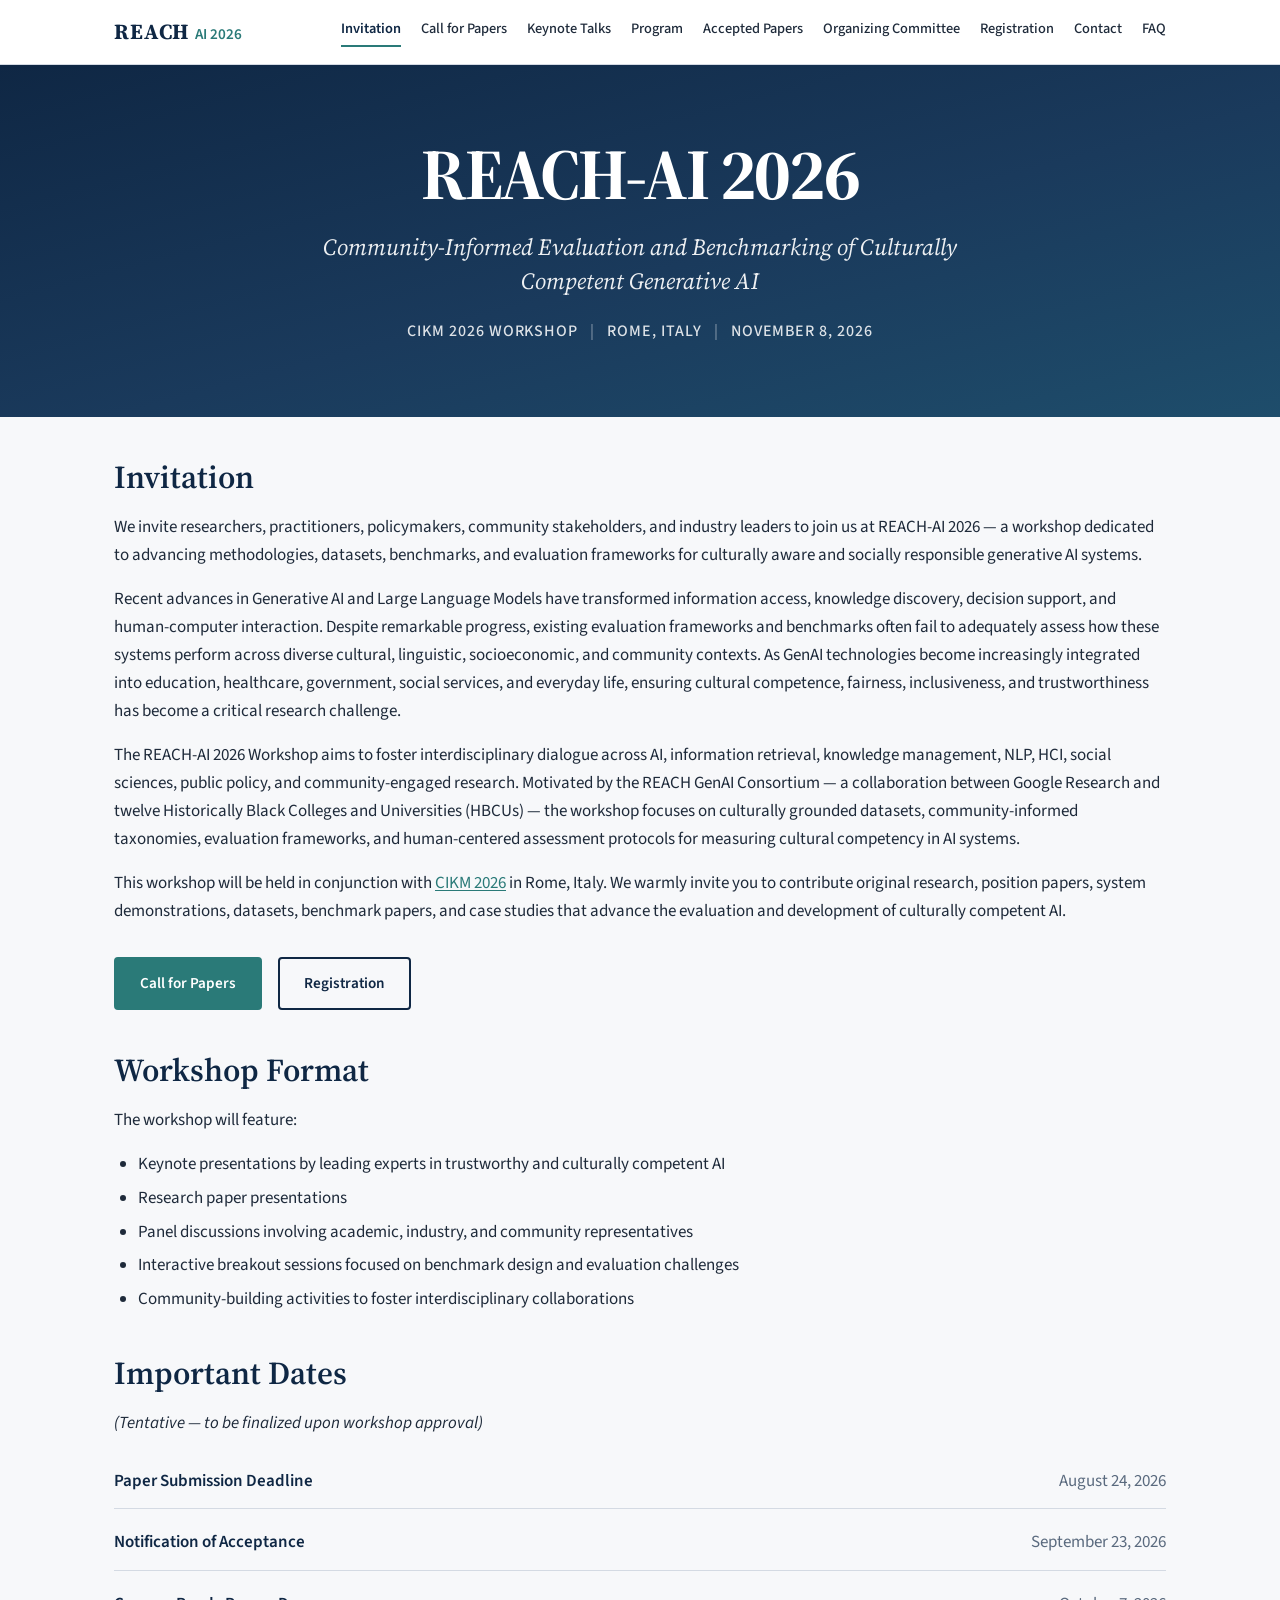
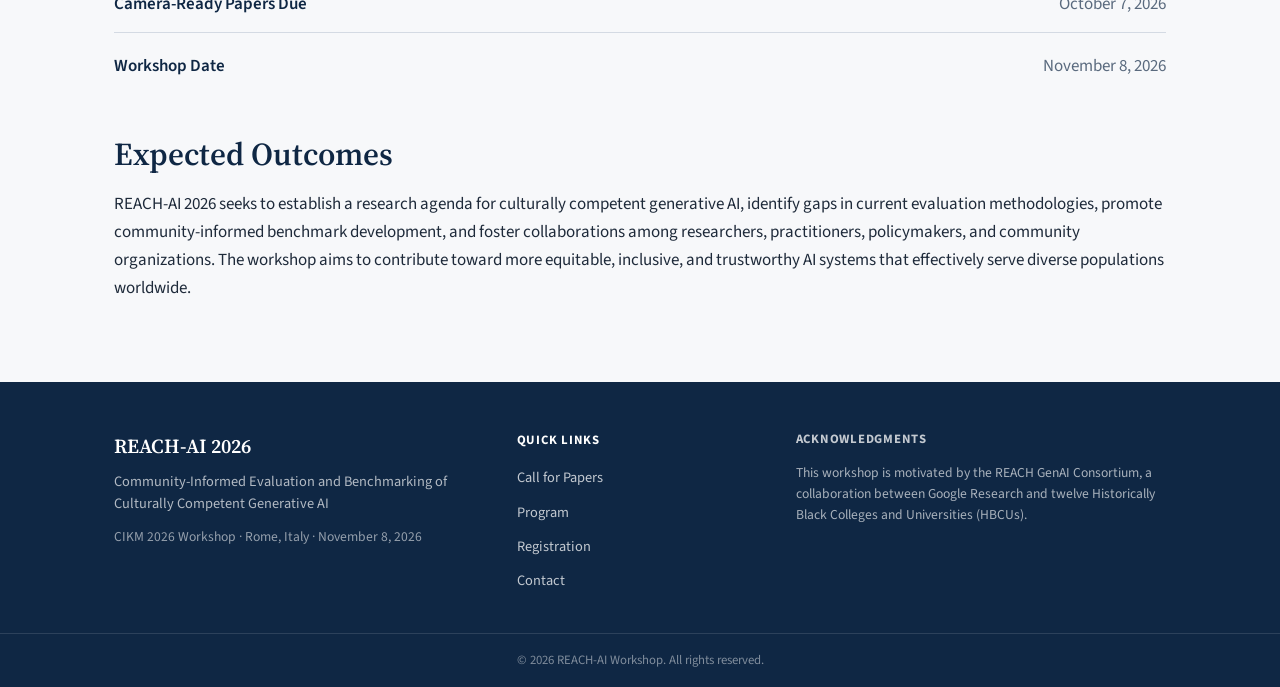
<file: index.html>
<!DOCTYPE html>
<html lang="en">
<head>
  <meta charset="utf-8">
  <meta name="viewport" content="width=device-width, initial-scale=1.0">
  <meta name="description" content="REACH-AI 2026 — Community-Informed Evaluation and Benchmarking of Culturally Competent Generative AI. CIKM 2026 Workshop, Rome, Italy.">
  <title>REACH-AI 2026 | Invitation</title>
  <link rel="preconnect" href="https://fonts.googleapis.com">
  <link rel="preconnect" href="https://fonts.gstatic.com" crossorigin>
  <link href="https://fonts.googleapis.com/css2?family=Source+Sans+3:wght@400;500;600;700&family=Source+Serif+4:ital,wght@0,400;0,600;0,700;1,400&display=swap" rel="stylesheet">
  <link rel="stylesheet" href="css/styles.css">
</head>
<body data-page="invitation">
  <div id="site-header"></div>

  <section class="hero">
    <div class="hero-inner">
      <h1 class="hero-brand">REACH-AI 2026</h1>
      <p class="hero-subtitle">Community-Informed Evaluation and Benchmarking of Culturally Competent Generative AI</p>
      <p class="hero-meta">CIKM 2026 Workshop <span>|</span> Rome, Italy <span>|</span> November 8, 2026</p>
    </div>
  </section>

  <main>
    <section class="content-section">
      <h2>Invitation</h2>
      <p>
        We invite researchers, practitioners, policymakers, community stakeholders, and industry leaders to join us at REACH-AI 2026 — a workshop dedicated to advancing methodologies, datasets, benchmarks, and evaluation frameworks for culturally aware and socially responsible generative AI systems.
      </p>
      <p>
        Recent advances in Generative AI and Large Language Models have transformed information access, knowledge discovery, decision support, and human-computer interaction. Despite remarkable progress, existing evaluation frameworks and benchmarks often fail to adequately assess how these systems perform across diverse cultural, linguistic, socioeconomic, and community contexts. As GenAI technologies become increasingly integrated into education, healthcare, government, social services, and everyday life, ensuring cultural competence, fairness, inclusiveness, and trustworthiness has become a critical research challenge.
      </p>
      <p>
        The REACH-AI 2026 Workshop aims to foster interdisciplinary dialogue across AI, information retrieval, knowledge management, NLP, HCI, social sciences, public policy, and community-engaged research. Motivated by the REACH GenAI Consortium — a collaboration between Google Research and twelve Historically Black Colleges and Universities (HBCUs) — the workshop focuses on culturally grounded datasets, community-informed taxonomies, evaluation frameworks, and human-centered assessment protocols for measuring cultural competency in AI systems.
      </p>
      <p>
        This workshop will be held in conjunction with <a href="https://cikm2026.diag.uniroma1.it" target="_blank" rel="noopener noreferrer">CIKM 2026</a> in Rome, Italy. We warmly invite you to contribute original research, position papers, system demonstrations, datasets, benchmark papers, and case studies that advance the evaluation and development of culturally competent AI.
      </p>
      <div class="cta-group">
        <a href="call-for-papers.html" class="btn btn-primary">Call for Papers</a>
        <a href="registration.html" class="btn btn-secondary">Registration</a>
      </div>
    </section>

    <section class="content-section">
      <h2>Workshop Format</h2>
      <p>The workshop will feature:</p>
      <ul>
        <li>Keynote presentations by leading experts in trustworthy and culturally competent AI</li>
        <li>Research paper presentations</li>
        <li>Panel discussions involving academic, industry, and community representatives</li>
        <li>Interactive breakout sessions focused on benchmark design and evaluation challenges</li>
        <li>Community-building activities to foster interdisciplinary collaborations</li>
      </ul>
    </section>

    <section class="content-section">
      <h2>Important Dates</h2>
      <p><em>(Tentative — to be finalized upon workshop approval)</em></p>
      <ul class="dates-list">
        <li>
          <span class="date-label">Paper Submission Deadline</span>
          <span class="date-value">August 24, 2026</span>
        </li>
        <li>
          <span class="date-label">Notification of Acceptance</span>
          <span class="date-value">September 23, 2026</span>
        </li>
        <li>
          <span class="date-label">Camera-Ready Papers Due</span>
          <span class="date-value">October 7, 2026</span>
        </li>
        <li>
          <span class="date-label">Workshop Date</span>
          <span class="date-value">November 8, 2026</span>
        </li>
      </ul>
    </section>

    <section class="content-section">
      <h2>Expected Outcomes</h2>
      <p>
        REACH-AI 2026 seeks to establish a research agenda for culturally competent generative AI, identify gaps in current evaluation methodologies, promote community-informed benchmark development, and foster collaborations among researchers, practitioners, policymakers, and community organizations. The workshop aims to contribute toward more equitable, inclusive, and trustworthy AI systems that effectively serve diverse populations worldwide.
      </p>
    </section>
  </main>

  <div id="site-footer"></div>
  <script src="js/main.js"></script>
</body>
</html>
</file>
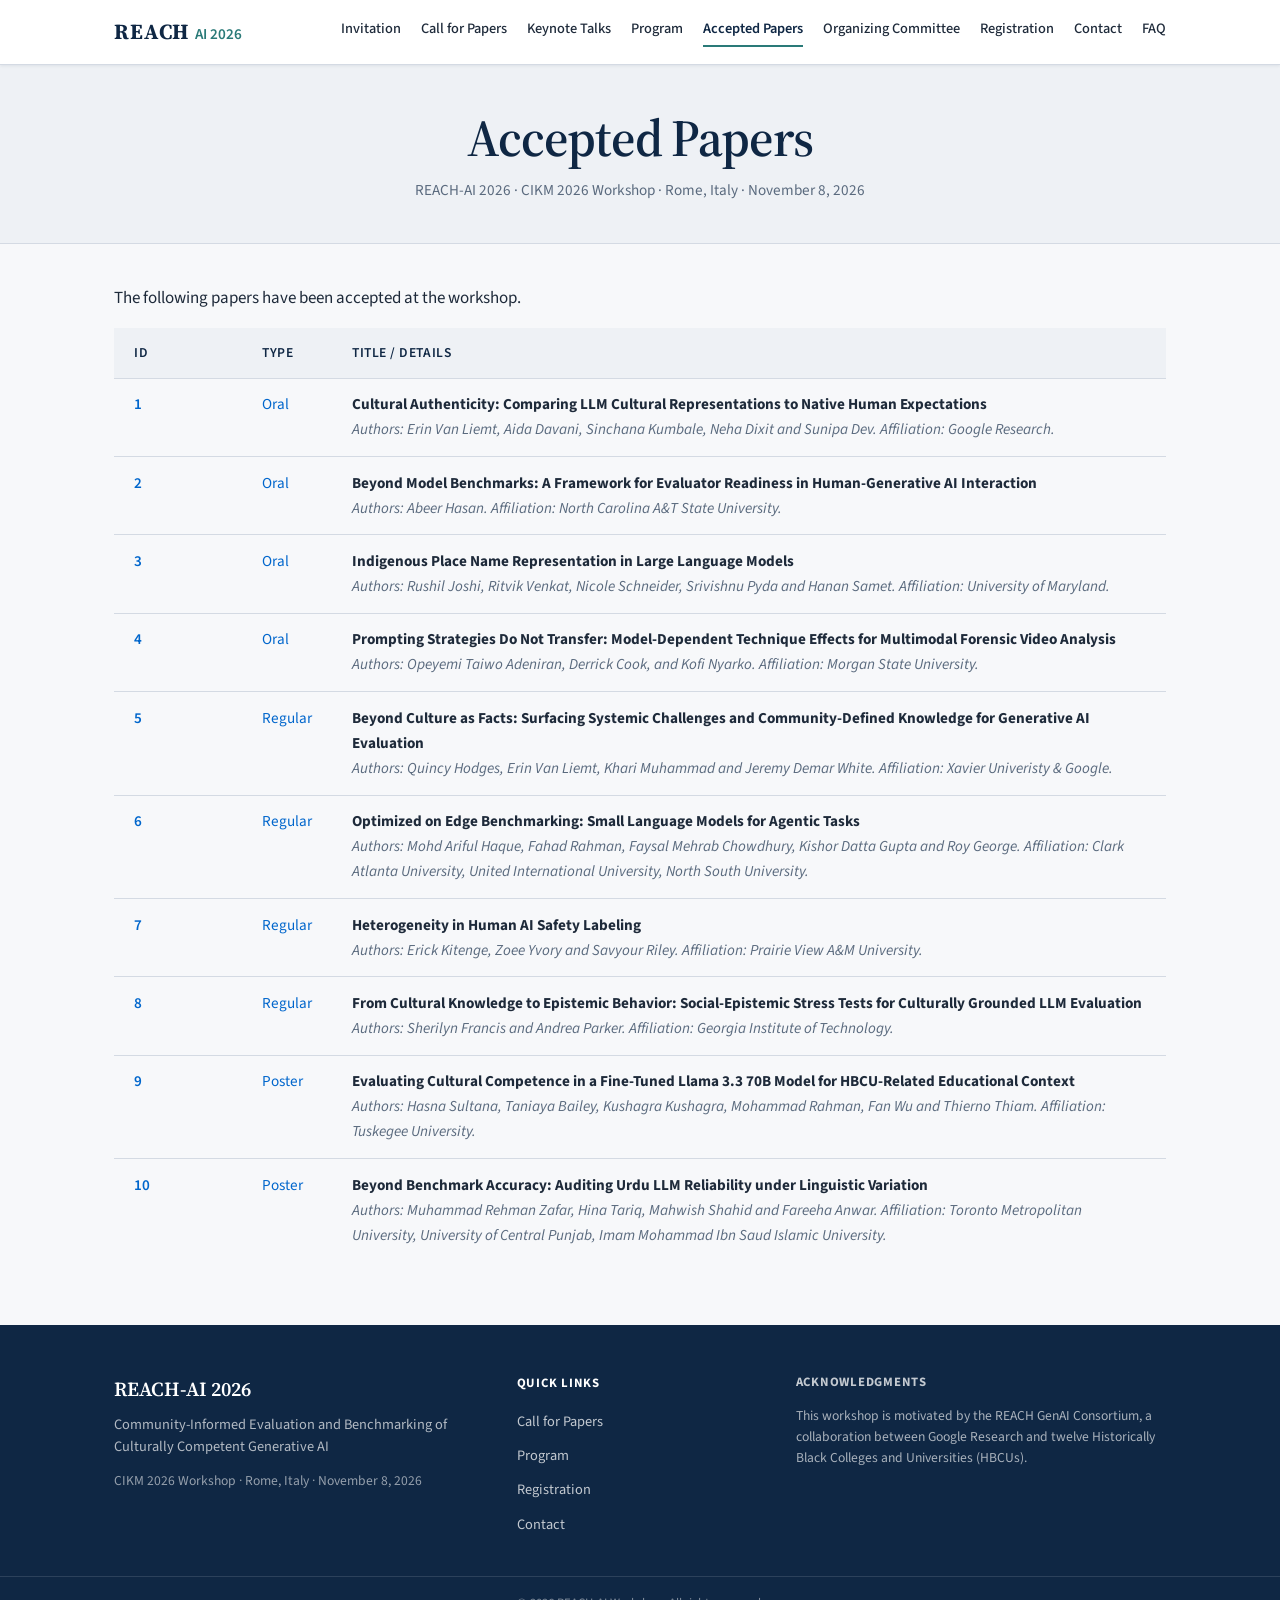
<file: accepted-papers.html>
<!DOCTYPE html>
<html lang="en">
<head>
  <meta charset="utf-8">
  <meta name="viewport" content="width=device-width, initial-scale=1.0">
  <meta name="description" content="Accepted papers for REACH-AI 2026 Workshop at CIKM 2026.">
  <title>REACH-AI 2026 | Accepted Papers</title>
  <link rel="preconnect" href="https://fonts.googleapis.com">
  <link rel="preconnect" href="https://fonts.gstatic.com" crossorigin>
  <link href="https://fonts.googleapis.com/css2?family=Source+Sans+3:wght@400;500;600;700&family=Source+Serif+4:ital,wght@0,400;0,600;0,700;1,400&display=swap" rel="stylesheet">
  <link rel="stylesheet" href="css/styles.css">
</head>
<body data-page="accepted-papers">
  <div id="site-header"></div>

  <section class="page-hero">
    <h1>Accepted Papers</h1>
    <p class="page-meta">REACH-AI 2026 &middot; CIKM 2026 Workshop &middot; Rome, Italy &middot; November 8, 2026</p>
  </section>

  <main>
    <section class="content-section">
      
      <p>
        The following papers have been accepted at the workshop. 
      </p>
      
    <table class="schedule-table">
          <thead>
            <tr>
              <th>ID</th>
              <th>Type</th>
              <th>Title / Details</th>
            </tr>
          </thead>
          <tbody>
            <tr>
              <td class="time-col" style="color: #0066cc;">1</td>
              <td style="color: #0066cc;">Oral</td>
              <td>
                <strong>Cultural Authenticity: Comparing LLM Cultural Representations to Native Human Expectations</strong><br>
                <span class="tbd">Authors: Erin Van Liemt, Aida Davani, Sinchana Kumbale, Neha Dixit and Sunipa Dev. Affiliation: Google Research.</span>
              </td>
            </tr>
            <tr>
              <td class="time-col" style="color: #0066cc;">2</td>
              <td style="color: #0066cc;">Oral</td>
              <td>
                <strong>Beyond Model Benchmarks: A Framework for Evaluator Readiness in Human-Generative AI Interaction</strong><br>
                <span class="tbd">Authors: Abeer Hasan. Affiliation: North Carolina A&T State University.</span>
              </td>
            </tr>
            <tr>
              <td class="time-col" style="color: #0066cc;">3</td>
              <td style="color: #0066cc;">Oral</td>
              <td>
                <strong>Indigenous Place Name Representation in Large Language Models</strong><br>
                <span class="tbd">Authors: Rushil Joshi, Ritvik Venkat, Nicole Schneider, Srivishnu Pyda and Hanan Samet. Affiliation: University of Maryland.</span>
              </td>
            </tr>
            <tr>
              <td class="time-col" style="color: #0066cc;">4</td>
              <td style="color: #0066cc;">Oral</td>
              <td>
                <strong>Prompting Strategies Do Not Transfer: Model-Dependent Technique Effects for Multimodal Forensic Video Analysis</strong><br>
                <span class="tbd">Authors: Opeyemi Taiwo Adeniran, Derrick Cook, and Kofi Nyarko. Affiliation: Morgan State University.</span>
              </td>
            </tr>
              
           <tr>
              <td class="time-col" style="color: #0066cc;">5</td>
              <td style="color: #0066cc;">Regular</td>
              <td>
                <strong>Beyond Culture as Facts: Surfacing Systemic Challenges and Community-Defined Knowledge for Generative AI Evaluation</strong><br>
                <span class="tbd">Authors: Quincy Hodges, Erin Van Liemt, Khari Muhammad and Jeremy Demar White. Affiliation: Xavier Univeristy & Google.</span>
              </td>
            </tr>
            <tr>
              <td class="time-col" style="color: #0066cc;">6</td>
              <td style="color: #0066cc;">Regular</td>
              <td>
                <strong>Optimized on Edge Benchmarking: Small Language Models for Agentic Tasks</strong><br>
                <span class="tbd">Authors: Mohd Ariful Haque, Fahad Rahman, Faysal Mehrab Chowdhury, Kishor Datta Gupta and Roy George. Affiliation: Clark Atlanta University, United International University, North South University.</span>
              </td>
            </tr>
            <tr>
              <td class="time-col" style="color: #0066cc;">7</td>
              <td style="color: #0066cc;">Regular</td>
              <td>
                <strong>Heterogeneity in Human AI Safety Labeling</strong><br>
                <span class="tbd">Authors: Erick Kitenge, Zoee Yvory and Savyour Riley. Affiliation: Prairie View A&M University.</span>
              </td>
            </tr>
            <tr>
              <td class="time-col" style="color: #0066cc;">8</td>
              <td style="color: #0066cc;">Regular</td>
              <td>
                <strong>From Cultural Knowledge to Epistemic Behavior: Social-Epistemic Stress Tests for Culturally Grounded LLM Evaluation</strong><br>
                <span class="tbd">Authors: Sherilyn Francis and Andrea Parker. Affiliation: Georgia Institute of Technology.</span>
              </td>
            </tr>
              
           <tr>
              <td class="time-col" style="color: #0066cc;">9</td>
              <td style="color: #0066cc;">Poster</td>
              <td>
                <strong>Evaluating Cultural Competence in a Fine-Tuned Llama 3.3 70B Model for HBCU-Related Educational Context</strong><br>
                <span class="tbd">Authors: Hasna Sultana, Taniaya Bailey, Kushagra Kushagra, Mohammad Rahman, Fan Wu and Thierno Thiam. Affiliation: Tuskegee University.</span>
              </td>
            </tr>
            <tr>
              <td class="time-col" style="color: #0066cc;">10</td>
              <td style="color: #0066cc;">Poster</td>
              <td>
                <strong>Beyond Benchmark Accuracy: Auditing Urdu LLM Reliability under Linguistic Variation</strong><br>
                <span class="tbd">Authors: Muhammad Rehman Zafar, Hina Tariq, Mahwish Shahid and Fareeha Anwar. Affiliation: Toronto Metropolitan University, University of Central Punjab, Imam Mohammad Ibn Saud Islamic University.</span>
              </td>
            </tr>
           </tbody>
        </table>
    </section>
  </main>

  <div id="site-footer"></div>
  <script src="js/main.js"></script>
</body>
</html>
</file>
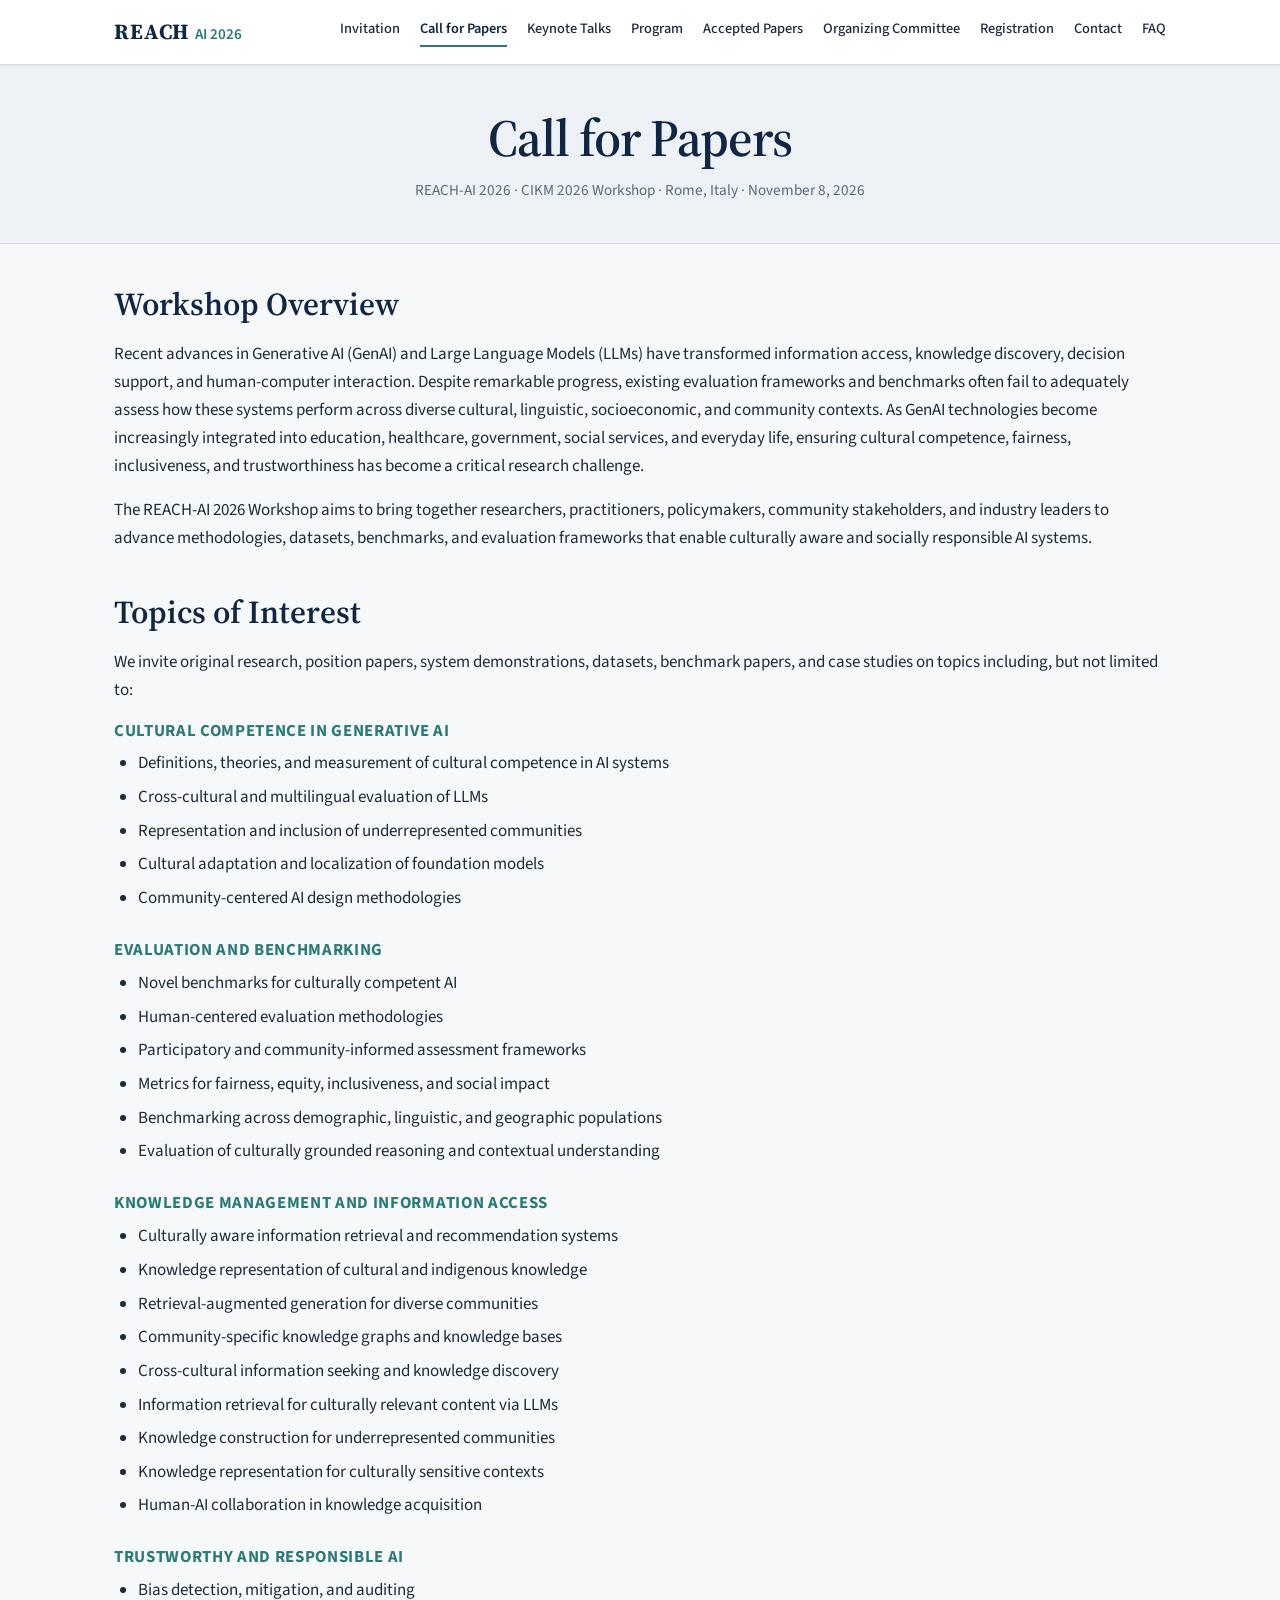
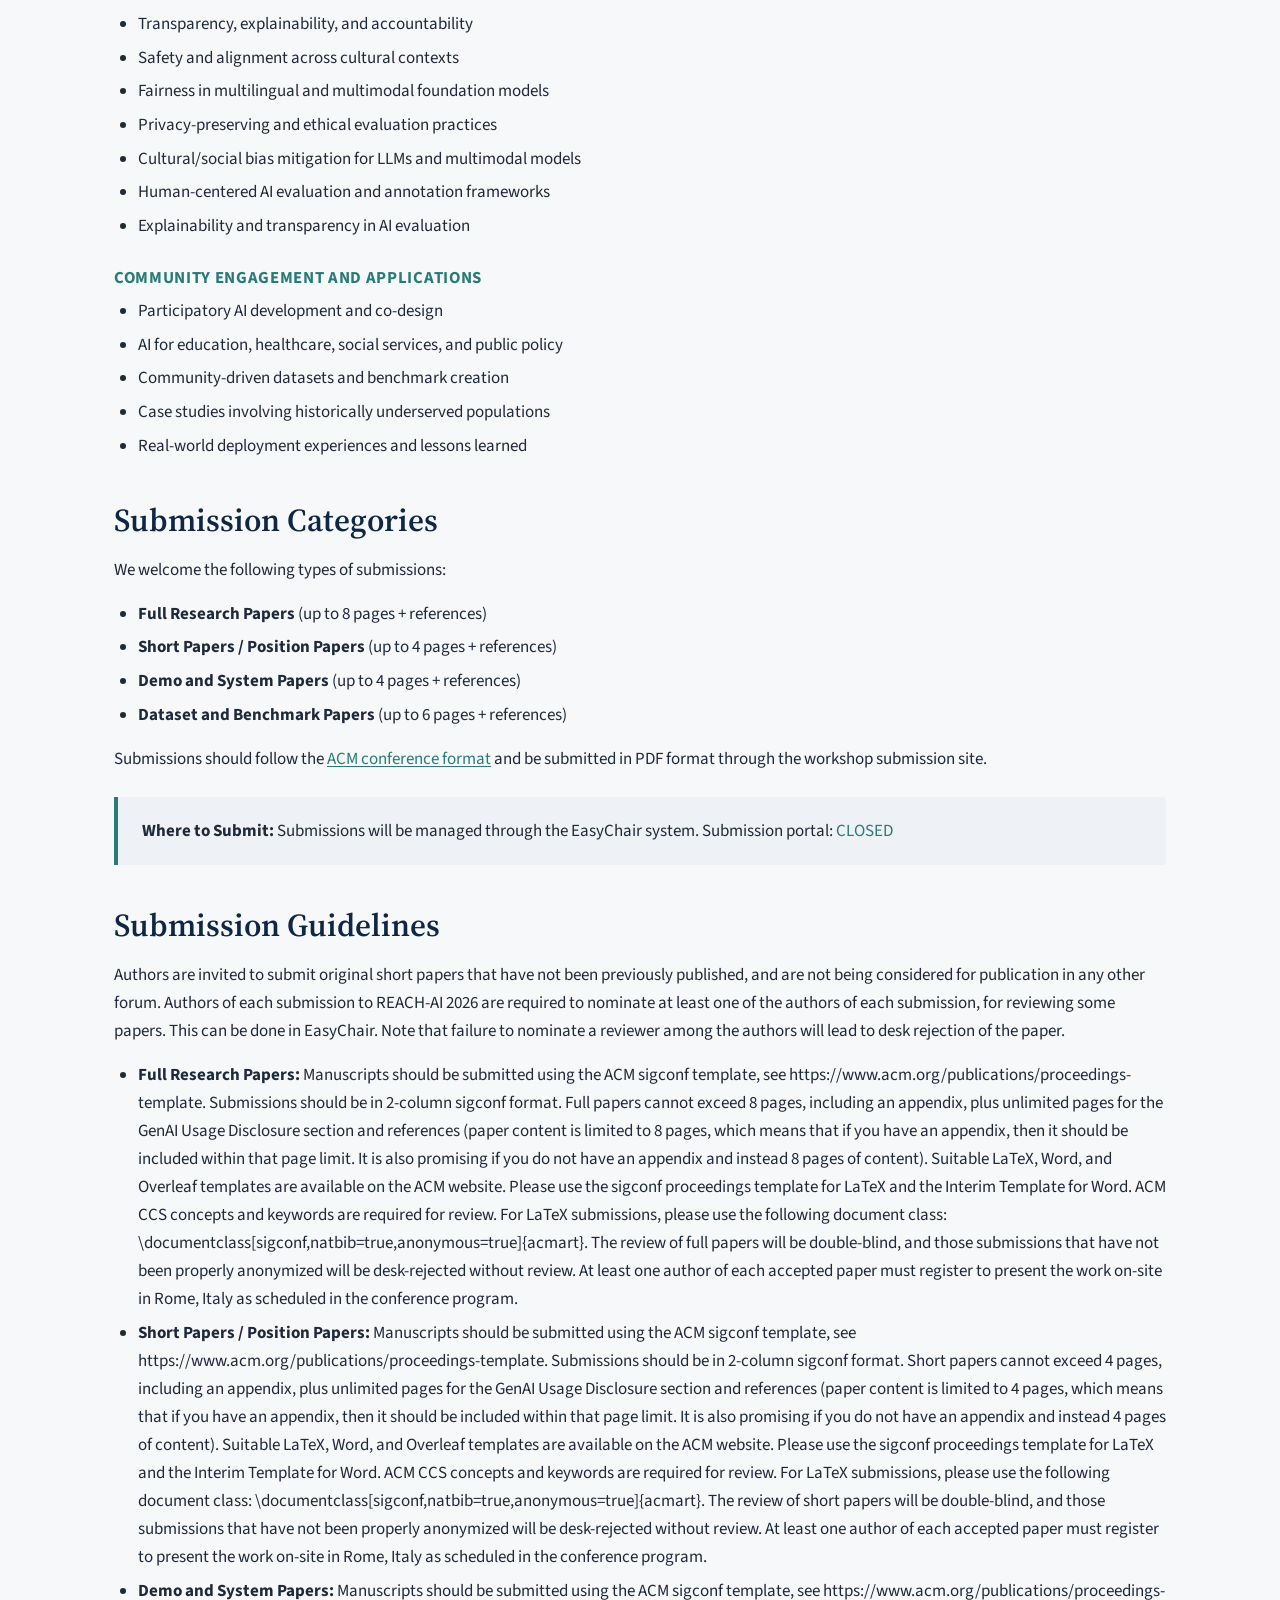
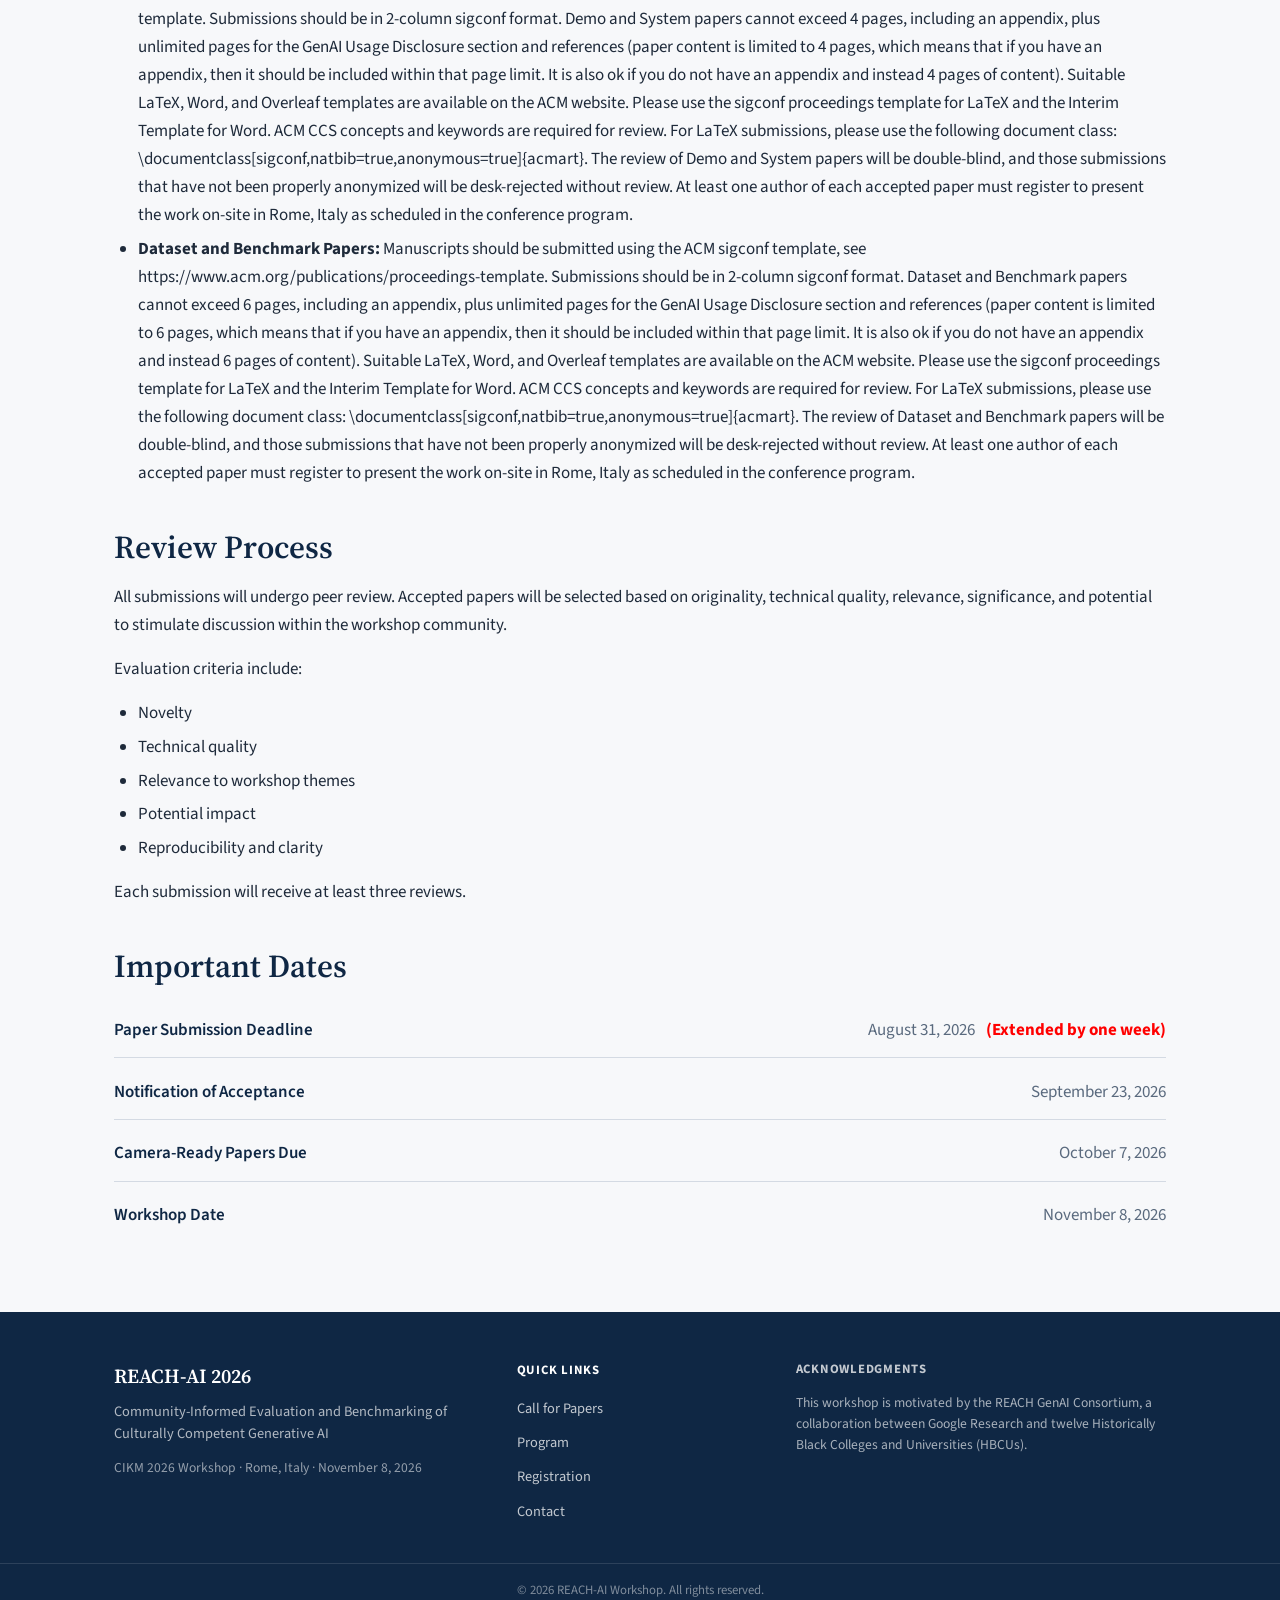
<file: call-for-papers.html>
<!DOCTYPE html>
<html lang="en">
<head>
  <meta charset="utf-8">
  <meta name="viewport" content="width=device-width, initial-scale=1.0">
  <meta name="description" content="Call for Papers — REACH-AI 2026 Workshop at CIKM 2026. Submit research on culturally competent generative AI evaluation and benchmarking.">
  <title>REACH-AI 2026 | Call for Papers</title>
  <link rel="preconnect" href="https://fonts.googleapis.com">
  <link rel="preconnect" href="https://fonts.gstatic.com" crossorigin>
  <link href="https://fonts.googleapis.com/css2?family=Source+Sans+3:wght@400;500;600;700&family=Source+Serif+4:ital,wght@0,400;0,600;0,700;1,400&display=swap" rel="stylesheet">
  <link rel="stylesheet" href="css/styles.css">
</head>
<body data-page="call-for-papers">
  <div id="site-header"></div>

  <section class="page-hero">
    <h1>Call for Papers</h1>
    <p class="page-meta">REACH-AI 2026 &middot; CIKM 2026 Workshop &middot; Rome, Italy &middot; November 8, 2026</p>
  </section>

  <main>
    <section class="content-section">
      <h2>Workshop Overview</h2>
      <p>
        Recent advances in Generative AI (GenAI) and Large Language Models (LLMs) have transformed information access, knowledge discovery, decision support, and human-computer interaction. Despite remarkable progress, existing evaluation frameworks and benchmarks often fail to adequately assess how these systems perform across diverse cultural, linguistic, socioeconomic, and community contexts. As GenAI technologies become increasingly integrated into education, healthcare, government, social services, and everyday life, ensuring cultural competence, fairness, inclusiveness, and trustworthiness has become a critical research challenge.
      </p>
      <p>
        The REACH-AI 2026 Workshop aims to bring together researchers, practitioners, policymakers, community stakeholders, and industry leaders to advance methodologies, datasets, benchmarks, and evaluation frameworks that enable culturally aware and socially responsible AI systems.
      </p>
    </section>

    <section class="content-section">
      <h2>Topics of Interest</h2>
      <p>We invite original research, position papers, system demonstrations, datasets, benchmark papers, and case studies on topics including, but not limited to:</p>

      <div class="topic-group">
        <h3>Cultural Competence in Generative AI</h3>
        <ul>
          <li>Definitions, theories, and measurement of cultural competence in AI systems</li>
          <li>Cross-cultural and multilingual evaluation of LLMs</li>
          <li>Representation and inclusion of underrepresented communities</li>
          <li>Cultural adaptation and localization of foundation models</li>
          <li>Community-centered AI design methodologies</li>
        </ul>
      </div>

      <div class="topic-group">
        <h3>Evaluation and Benchmarking</h3>
        <ul>
          <li>Novel benchmarks for culturally competent AI</li>
          <li>Human-centered evaluation methodologies</li>
          <li>Participatory and community-informed assessment frameworks</li>
          <li>Metrics for fairness, equity, inclusiveness, and social impact</li>
          <li>Benchmarking across demographic, linguistic, and geographic populations</li>
          <li>Evaluation of culturally grounded reasoning and contextual understanding</li>
        </ul>
      </div>

      <div class="topic-group">
        <h3>Knowledge Management and Information Access</h3>
        <ul>
          <li>Culturally aware information retrieval and recommendation systems</li>
          <li>Knowledge representation of cultural and indigenous knowledge</li>
          <li>Retrieval-augmented generation for diverse communities</li>
          <li>Community-specific knowledge graphs and knowledge bases</li>
          <li>Cross-cultural information seeking and knowledge discovery</li>
          <li>Information retrieval for culturally relevant content via LLMs</li>
          <li>Knowledge construction for underrepresented communities</li>
          <li>Knowledge representation for culturally sensitive contexts</li>
          <li>Human-AI collaboration in knowledge acquisition</li>
        </ul>
      </div>

      <div class="topic-group">
        <h3>Trustworthy and Responsible AI</h3>
        <ul>
          <li>Bias detection, mitigation, and auditing</li>
          <li>Transparency, explainability, and accountability</li>
          <li>Safety and alignment across cultural contexts</li>
          <li>Fairness in multilingual and multimodal foundation models</li>
          <li>Privacy-preserving and ethical evaluation practices</li>
          <li>Cultural/social bias mitigation for LLMs and multimodal models</li>
          <li>Human-centered AI evaluation and annotation frameworks</li>
          <li>Explainability and transparency in AI evaluation</li>
        </ul>
      </div>

      <div class="topic-group">
        <h3>Community Engagement and Applications</h3>
        <ul>
          <li>Participatory AI development and co-design</li>
          <li>AI for education, healthcare, social services, and public policy</li>
          <li>Community-driven datasets and benchmark creation</li>
          <li>Case studies involving historically underserved populations</li>
          <li>Real-world deployment experiences and lessons learned</li>
        </ul>
      </div>
    </section>

    <section class="content-section">
      <h2>Submission Categories</h2>
      <p>We welcome the following types of submissions:</p>
      <ul>
        <li><strong>Full Research Papers</strong> (up to 8 pages + references)</li>
        <li><strong>Short Papers / Position Papers</strong> (up to 4 pages + references)</li>
        <li><strong>Demo and System Papers</strong> (up to 4 pages + references)</li>
        <li><strong>Dataset and Benchmark Papers</strong> (up to 6 pages + references)</li>
      </ul>
      <p>
        Submissions should follow the <a href="https://www.acm.org/publications/proceedings-template" target="_blank" rel="noopener noreferrer">ACM conference format</a> and be submitted in PDF format through the workshop submission site.
      </p>
      <div class="notice-box">
        <p><strong>Where to Submit:</strong> Submissions will be managed through the EasyChair system. Submission portal: <a>CLOSED</a></p>
      </div>
    </section>
      
    <section class="content-section">
      <h2>Submission Guidelines</h2>
      <p>Authors are invited to submit original short papers that have not been previously published, and are not being considered for publication in any other forum. Authors of each submission to REACH-AI 2026 are required to nominate at least one of the authors of each submission, for reviewing some papers. This can be done in EasyChair. Note that failure to nominate a reviewer among the authors will lead to desk rejection of the paper. </p>
      <ul>
        <li><strong>Full Research Papers:</strong> Manuscripts should be submitted using the ACM sigconf template, see https://www.acm.org/publications/proceedings-template. Submissions should be in 2-column sigconf format. Full papers cannot exceed 8 pages, including an appendix, plus unlimited pages for the GenAI Usage Disclosure section and references (paper content is limited to 8 pages, which means that if you have an appendix, then it should be included within that page limit. It is also promising if you do not have an appendix and instead 8 pages of content). Suitable LaTeX, Word, and Overleaf templates are available on the ACM website. Please use the sigconf proceedings template for LaTeX and the Interim Template for Word. ACM CCS concepts and keywords are required for review. For LaTeX submissions, please use the following document class:
\documentclass[sigconf,natbib=true,anonymous=true]{acmart}. The review of full papers will be double-blind, and those submissions that have not been properly anonymized will be desk-rejected without review. At least one author of each accepted paper must register to present the work on-site in Rome, Italy as scheduled in the conference program.</li>
        <li><strong>Short Papers / Position Papers:</strong>  Manuscripts should be submitted using the ACM sigconf template, see https://www.acm.org/publications/proceedings-template. Submissions should be in 2-column sigconf format. Short papers cannot exceed 4 pages, including an appendix, plus unlimited pages for the GenAI Usage Disclosure section and references (paper content is limited to 4 pages, which means that if you have an appendix, then it should be included within that page limit. It is also promising if you do not have an appendix and instead 4 pages of content). Suitable LaTeX, Word, and Overleaf templates are available on the ACM website. Please use the sigconf proceedings template for LaTeX and the Interim Template for Word. ACM CCS concepts and keywords are required for review. For LaTeX submissions, please use the following document class:
\documentclass[sigconf,natbib=true,anonymous=true]{acmart}. The review of short papers will be double-blind, and those submissions that have not been properly anonymized will be desk-rejected without review. At least one author of each accepted paper must register to present the work on-site in Rome, Italy as scheduled in the conference program.</li>
        <li><strong>Demo and System Papers:</strong> Manuscripts should be submitted using the ACM sigconf template, see https://www.acm.org/publications/proceedings-template. Submissions should be in 2-column sigconf format. Demo and System papers cannot exceed 4 pages, including an appendix, plus unlimited pages for the GenAI Usage Disclosure section and references (paper content is limited to 4 pages, which means that if you have an appendix, then it should be included within that page limit. It is also ok if you do not have an appendix and instead 4 pages of content). Suitable LaTeX, Word, and Overleaf templates are available on the ACM website. Please use the sigconf proceedings template for LaTeX and the Interim Template for Word. ACM CCS concepts and keywords are required for review. For LaTeX submissions, please use the following document class:
\documentclass[sigconf,natbib=true,anonymous=true]{acmart}. The review of Demo and System  papers will be double-blind, and those submissions that have not been properly anonymized will be desk-rejected without review. At least one author of each accepted paper must register to present the work on-site in Rome, Italy as scheduled in the conference program.</li>
        <li><strong>Dataset and Benchmark Papers:</strong> Manuscripts should be submitted using the ACM sigconf template, see https://www.acm.org/publications/proceedings-template. Submissions should be in 2-column sigconf format. Dataset and Benchmark papers cannot exceed 6 pages, including an appendix, plus unlimited pages for the GenAI Usage Disclosure section and references (paper content is limited to 6 pages, which means that if you have an appendix, then it should be included within that page limit. It is also ok if you do not have an appendix and instead 6 pages of content). Suitable LaTeX, Word, and Overleaf templates are available on the ACM website. Please use the sigconf proceedings template for LaTeX and the Interim Template for Word. ACM CCS concepts and keywords are required for review. For LaTeX submissions, please use the following document class:
\documentclass[sigconf,natbib=true,anonymous=true]{acmart}. The review of Dataset and Benchmark  papers will be double-blind, and those submissions that have not been properly anonymized will be desk-rejected without review. At least one author of each accepted paper must register to present the work on-site in Rome, Italy as scheduled in the conference program. </li>
      </ul>
      
   
    </section>

    <section class="content-section">
      <h2>Review Process</h2>
      <p>
        All submissions will undergo peer review. Accepted papers will be selected based on originality, technical quality, relevance, significance, and potential to stimulate discussion within the workshop community.
      </p>
      <p>Evaluation criteria include:</p>
      <ul>
        <li>Novelty</li>
        <li>Technical quality</li>
        <li>Relevance to workshop themes</li>
        <li>Potential impact</li>
        <li>Reproducibility and clarity</li>
      </ul>
      <p>Each submission will receive at least three reviews.</p>
    </section>

    <section class="content-section">
      <h2>Important Dates</h2>
     
      <ul class="dates-list">
        <li>
          <span class="date-label">Paper Submission Deadline</span>
          <span class="date-value">August 31, 2026 <span class="extended">(Extended by one week)</span> </span>
        </li>
        <li>
          <span class="date-label">Notification of Acceptance</span>
          <span class="date-value">September 23, 2026</span>
        </li>
        <li>
          <span class="date-label">Camera-Ready Papers Due</span>
          <span class="date-value">October 7, 2026</span>
        </li>
        <li>
          <span class="date-label">Workshop Date</span>
          <span class="date-value">November 8, 2026</span>
        </li>
      </ul>
    </section>
  </main>

  <div id="site-footer"></div>
  <script src="js/main.js"></script>
</body>
</html>
</file>
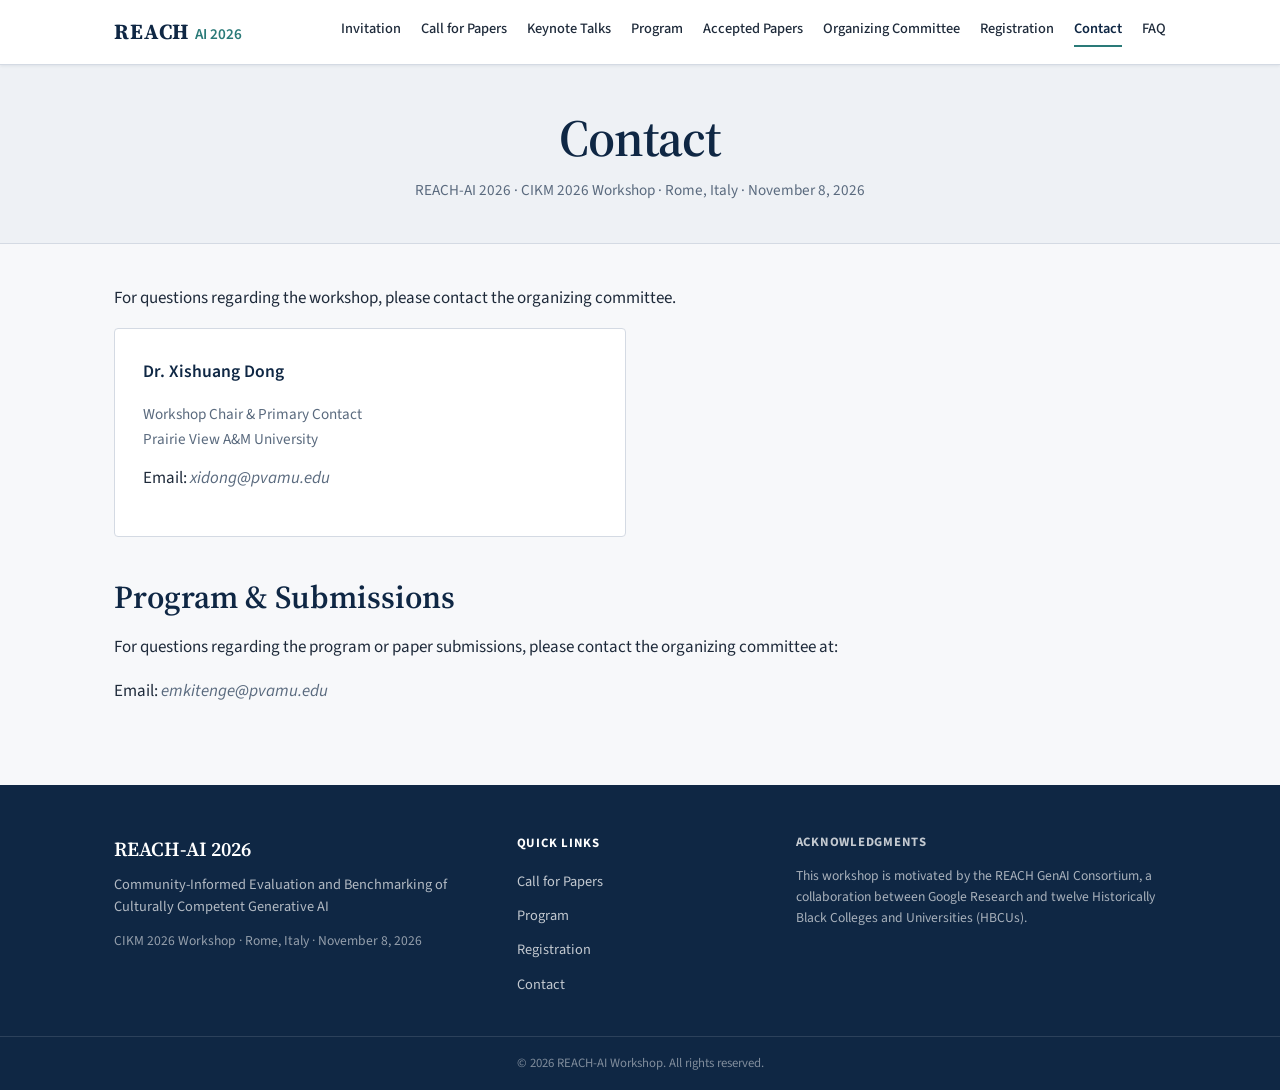
<file: contact.html>
<!DOCTYPE html>
<html lang="en">
<head>
  <meta charset="utf-8">
  <meta name="viewport" content="width=device-width, initial-scale=1.0">
  <meta name="description" content="Contact the REACH-AI 2026 Workshop organizing committee.">
  <title>REACH-AI 2026 | Contact</title>
  <link rel="preconnect" href="https://fonts.googleapis.com">
  <link rel="preconnect" href="https://fonts.gstatic.com" crossorigin>
  <link href="https://fonts.googleapis.com/css2?family=Source+Sans+3:wght@400;500;600;700&family=Source+Serif+4:ital,wght@0,400;0,600;0,700;1,400&display=swap" rel="stylesheet">
  <link rel="stylesheet" href="css/styles.css">
</head>
<body data-page="contact">
  <div id="site-header"></div>

  <section class="page-hero">
    <h1>Contact</h1>
    <p class="page-meta">REACH-AI 2026 &middot; CIKM 2026 Workshop &middot; Rome, Italy &middot; November 8, 2026</p>
  </section>

  <main>
    <section class="content-section">
      <p>For questions regarding the workshop, please contact the organizing committee.</p>

      <div class="contact-card">
        <p class="contact-name">Dr. Xishuang Dong</p>
        <p class="contact-role">Workshop Chair &amp; Primary Contact<br>Prairie View A&amp;M University</p>
        <p>Email: <span class="tbd">xidong@pvamu.edu</span></p>
      </div>
    </section>

    <section class="content-section">
      <h2>Program &amp; Submissions</h2>
      <p>For questions regarding the program or paper submissions, please contact the organizing committee at:</p>
      <p>Email: <span class="tbd">emkitenge@pvamu.edu</span></p>
    </section>

  </main>

  <div id="site-footer"></div>
  <script src="js/main.js"></script>
</body>
</html>
</file>
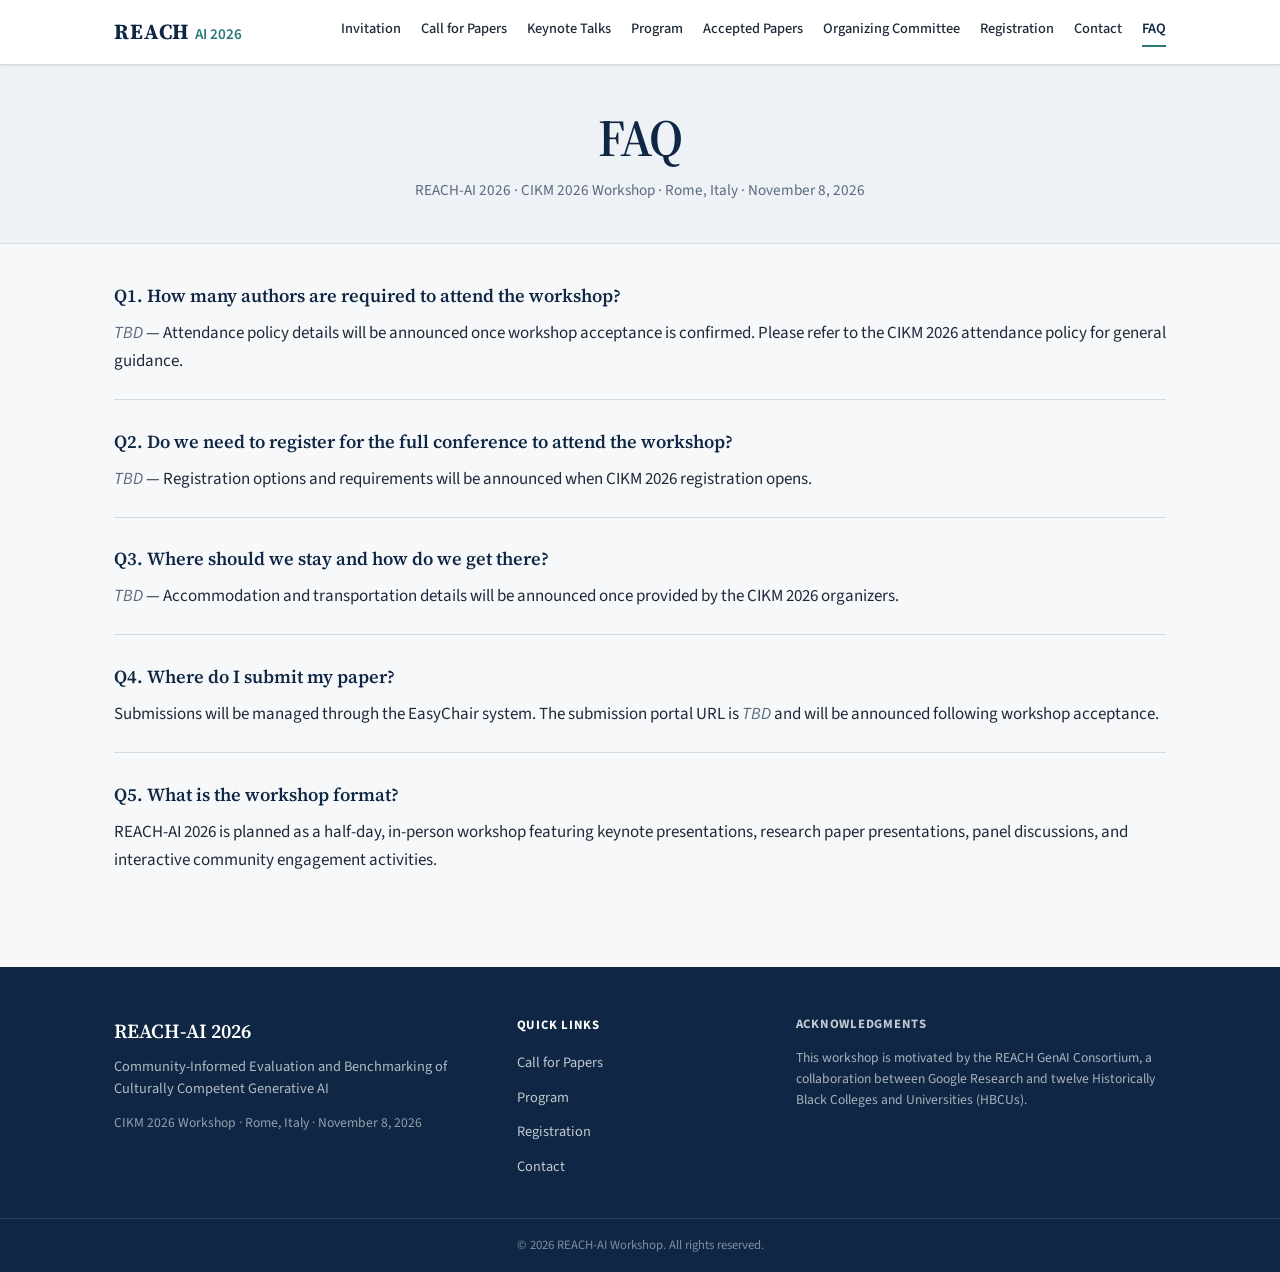
<file: faq.html>
<!DOCTYPE html>
<html lang="en">
<head>
  <meta charset="utf-8">
  <meta name="viewport" content="width=device-width, initial-scale=1.0">
  <meta name="description" content="Frequently asked questions about REACH-AI 2026 Workshop at CIKM 2026.">
  <title>REACH-AI 2026 | FAQ</title>
  <link rel="preconnect" href="https://fonts.googleapis.com">
  <link rel="preconnect" href="https://fonts.gstatic.com" crossorigin>
  <link href="https://fonts.googleapis.com/css2?family=Source+Sans+3:wght@400;500;600;700&family=Source+Serif+4:ital,wght@0,400;0,600;0,700;1,400&display=swap" rel="stylesheet">
  <link rel="stylesheet" href="css/styles.css">
</head>
<body data-page="faq">
  <div id="site-header"></div>

  <section class="page-hero">
    <h1>FAQ</h1>
    <p class="page-meta">REACH-AI 2026 &middot; CIKM 2026 Workshop &middot; Rome, Italy &middot; November 8, 2026</p>
  </section>

  <main>
    <section class="content-section">
      <ul class="faq-list">
        <li class="faq-item">
          <h2 class="faq-question">Q1. How many authors are required to attend the workshop?</h2>
          <p class="faq-answer"><span class="tbd">TBD</span> — Attendance policy details will be announced once workshop acceptance is confirmed. Please refer to the CIKM 2026 attendance policy for general guidance.</p>
        </li>

        <li class="faq-item">
          <h2 class="faq-question">Q2. Do we need to register for the full conference to attend the workshop?</h2>
          <p class="faq-answer"><span class="tbd">TBD</span> — Registration options and requirements will be announced when CIKM 2026 registration opens.</p>
        </li>

        <li class="faq-item">
          <h2 class="faq-question">Q3. Where should we stay and how do we get there?</h2>
          <p class="faq-answer"><span class="tbd">TBD</span> — Accommodation and transportation details will be announced once provided by the CIKM 2026 organizers.</p>
        </li>

        <li class="faq-item">
          <h2 class="faq-question">Q4. Where do I submit my paper?</h2>
          <p class="faq-answer">Submissions will be managed through the EasyChair system. The submission portal URL is <span class="tbd">TBD</span> and will be announced following workshop acceptance.</p>
        </li>

        <li class="faq-item">
          <h2 class="faq-question">Q5. What is the workshop format?</h2>
          <p class="faq-answer">REACH-AI 2026 is planned as a half-day, in-person workshop featuring keynote presentations, research paper presentations, panel discussions, and interactive community engagement activities.</p>
        </li>
      </ul>
    </section>
  </main>

  <div id="site-footer"></div>
  <script src="js/main.js"></script>
</body>
</html>
</file>
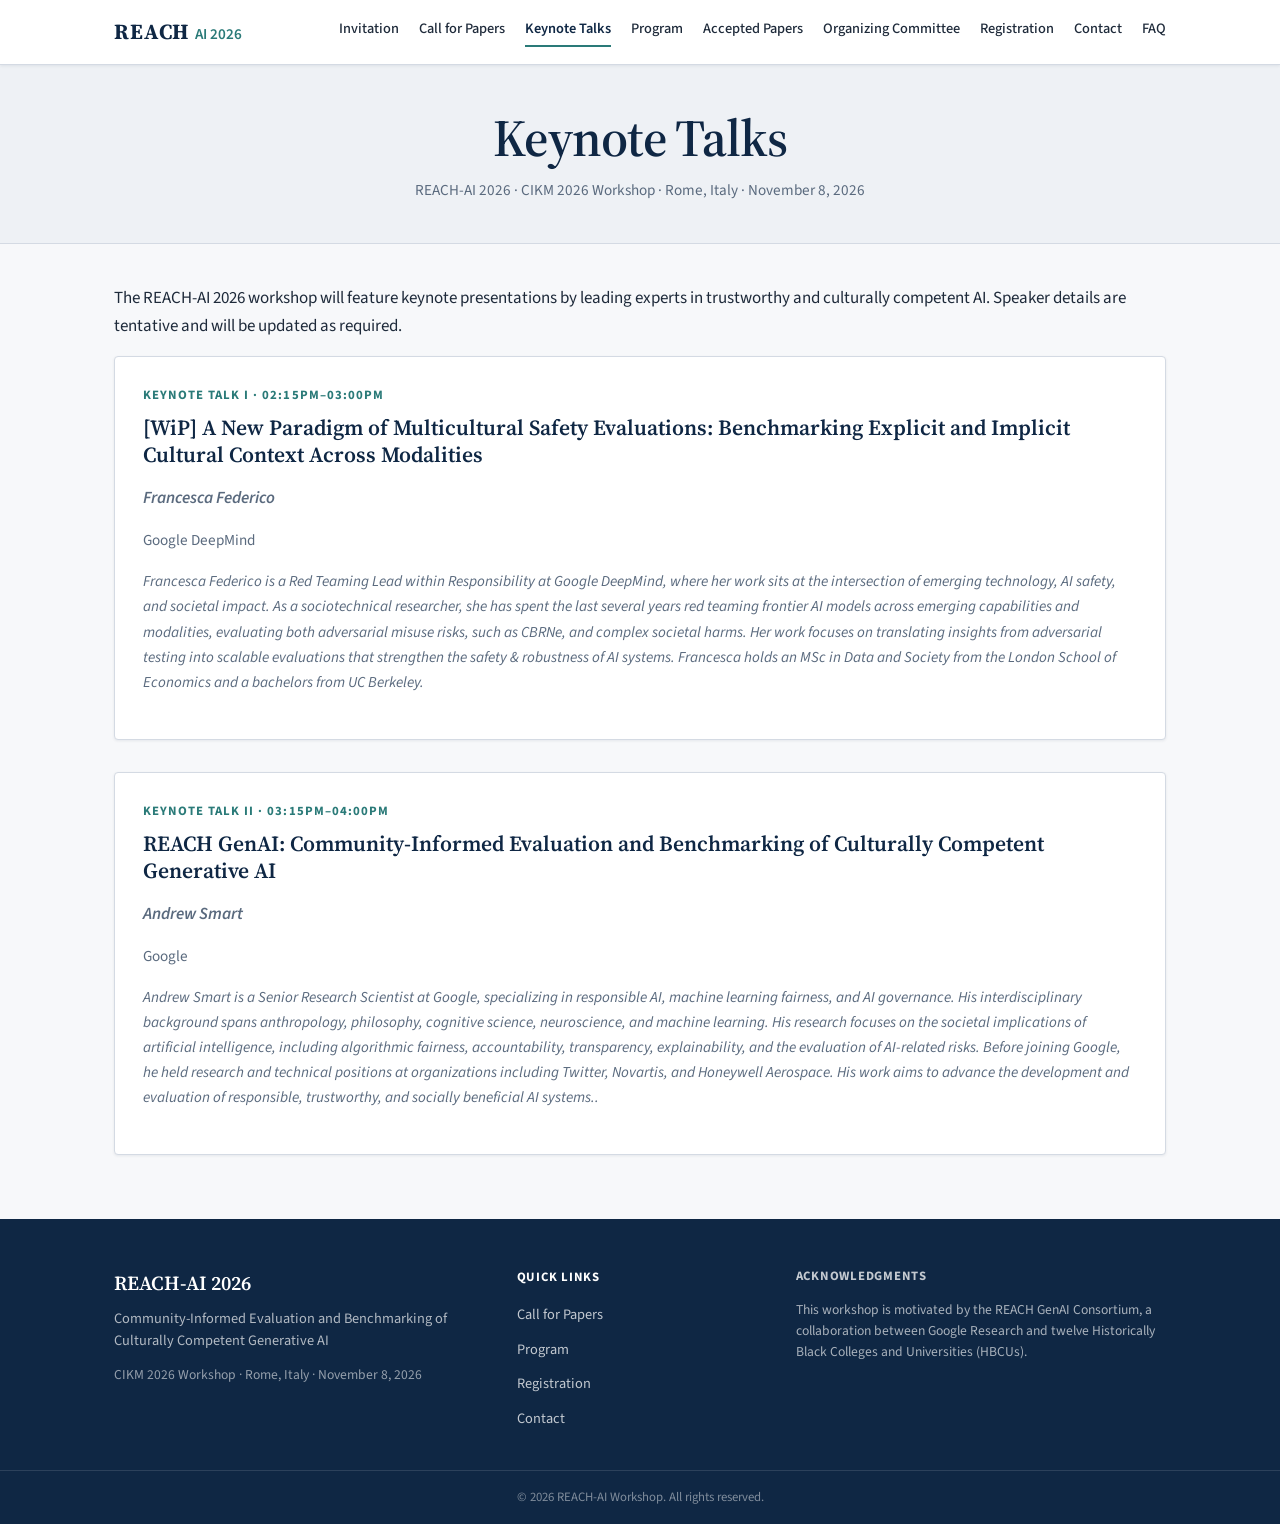
<file: keynotes.html>
<!DOCTYPE html>
<html lang="en">
<head>
  <meta charset="utf-8">
  <meta name="viewport" content="width=device-width, initial-scale=1.0">
  <meta name="description" content="Keynote talks at REACH-AI 2026 Workshop — culturally competent generative AI evaluation and benchmarking.">
  <title>REACH-AI 2026 | Keynote Talks</title>
  <link rel="preconnect" href="https://fonts.googleapis.com">
  <link rel="preconnect" href="https://fonts.gstatic.com" crossorigin>
  <link href="https://fonts.googleapis.com/css2?family=Source+Sans+3:wght@400;500;600;700&family=Source+Serif+4:ital,wght@0,400;0,600;0,700;1,400&display=swap" rel="stylesheet">
  <link rel="stylesheet" href="css/styles.css">
</head>
<body data-page="keynotes">
  <div id="site-header"></div>

  <section class="page-hero">
    <h1>Keynote Talks</h1>
    <p class="page-meta">REACH-AI 2026 &middot; CIKM 2026 Workshop &middot; Rome, Italy &middot; November 8, 2026</p>
  </section>

  <main>
    <section class="content-section">
      <p>The REACH-AI 2026 workshop will feature keynote presentations by leading experts in trustworthy and culturally competent AI. Speaker details are tentative and will be updated as required.</p>

      <div class="keynote-list">
        <article class="keynote-card">
          <p class="keynote-number">Keynote Talk I &middot; 02:15PM–03:00PM</p>
          <h2 class="keynote-title">[WiP] A New Paradigm of Multicultural Safety Evaluations: Benchmarking Explicit and Implicit Cultural Context Across Modalities</h2>
          <p class="keynote-speaker"><span class="tbd">Francesca Federico</span></p>
          <p class="keynote-affiliation">Google DeepMind</p>
          <p class="keynote-bio"><span class="tbd">Francesca Federico is a Red Teaming Lead within Responsibility at Google DeepMind, where her work sits at the intersection of emerging technology, AI safety, and societal impact. As a sociotechnical researcher, she has spent the last several years red teaming frontier AI models across emerging capabilities and modalities, evaluating both adversarial misuse risks, such as CBRNe, and complex societal harms. Her work focuses on translating insights from adversarial testing into scalable evaluations that strengthen the safety & robustness of AI systems. Francesca holds an MSc in Data and Society from the London School of Economics and a bachelors from UC Berkeley.</span></p>
        </article>

        <article class="keynote-card">
          <p class="keynote-number">Keynote Talk II &middot; 03:15PM–04:00PM</p>
          <h2 class="keynote-title">REACH GenAI: Community-Informed Evaluation and
Benchmarking of Culturally Competent Generative AI</h2>
          <p class="keynote-speaker"><span class="tbd">Andrew Smart </span></p>
          <p class="keynote-affiliation">Google</p>
          <p class="keynote-bio"><span class="tbd">Andrew Smart is a Senior Research Scientist at Google, specializing in responsible AI, machine learning fairness, and AI governance. His interdisciplinary background spans anthropology, philosophy, cognitive science, neuroscience, and machine learning. His research focuses on the societal implications of artificial intelligence, including algorithmic fairness, accountability, transparency, explainability, and the evaluation of AI-related risks. Before joining Google, he held research and technical positions at organizations including Twitter, Novartis, and Honeywell Aerospace. His work aims to advance the development and evaluation of responsible, trustworthy, and socially beneficial AI systems..</span></p>
        </article>
      </div>
    </section>
  </main>

  <div id="site-footer"></div>
  <script src="js/main.js"></script>
</body>
</html>
</file>
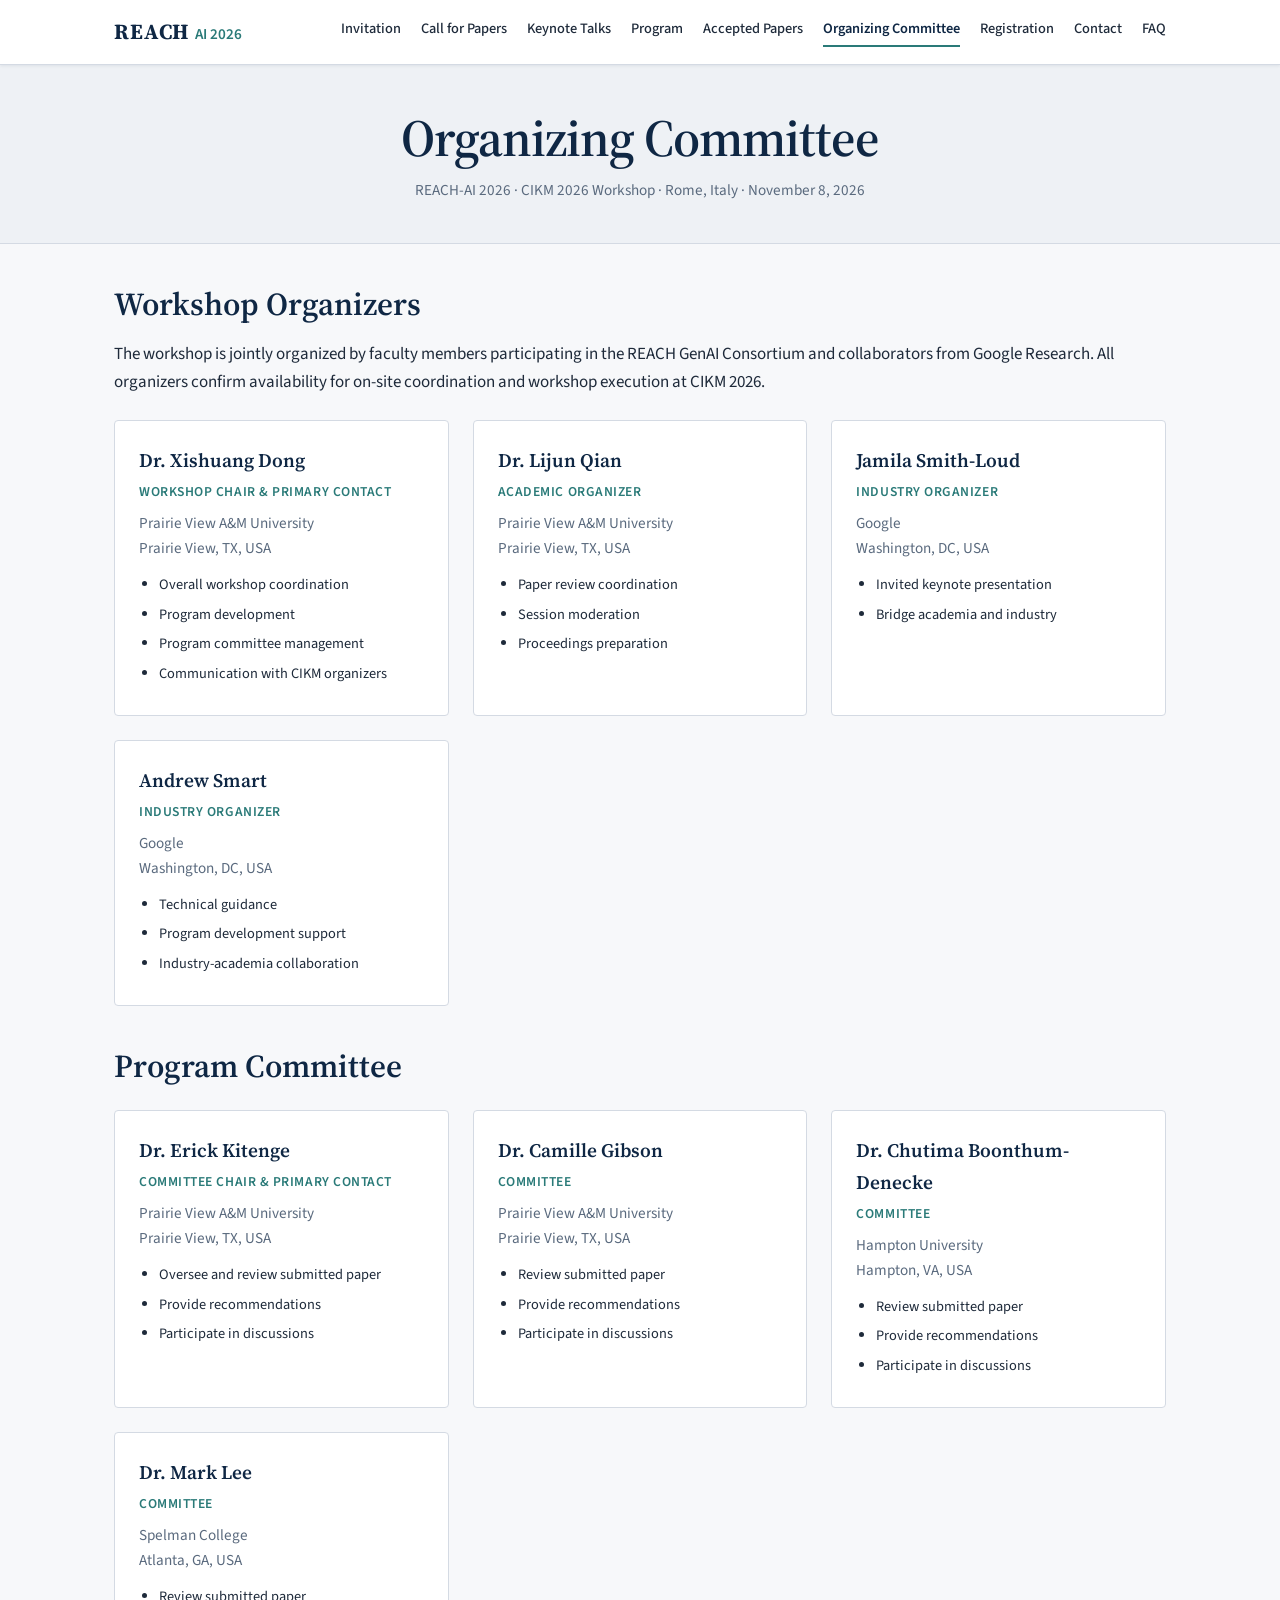
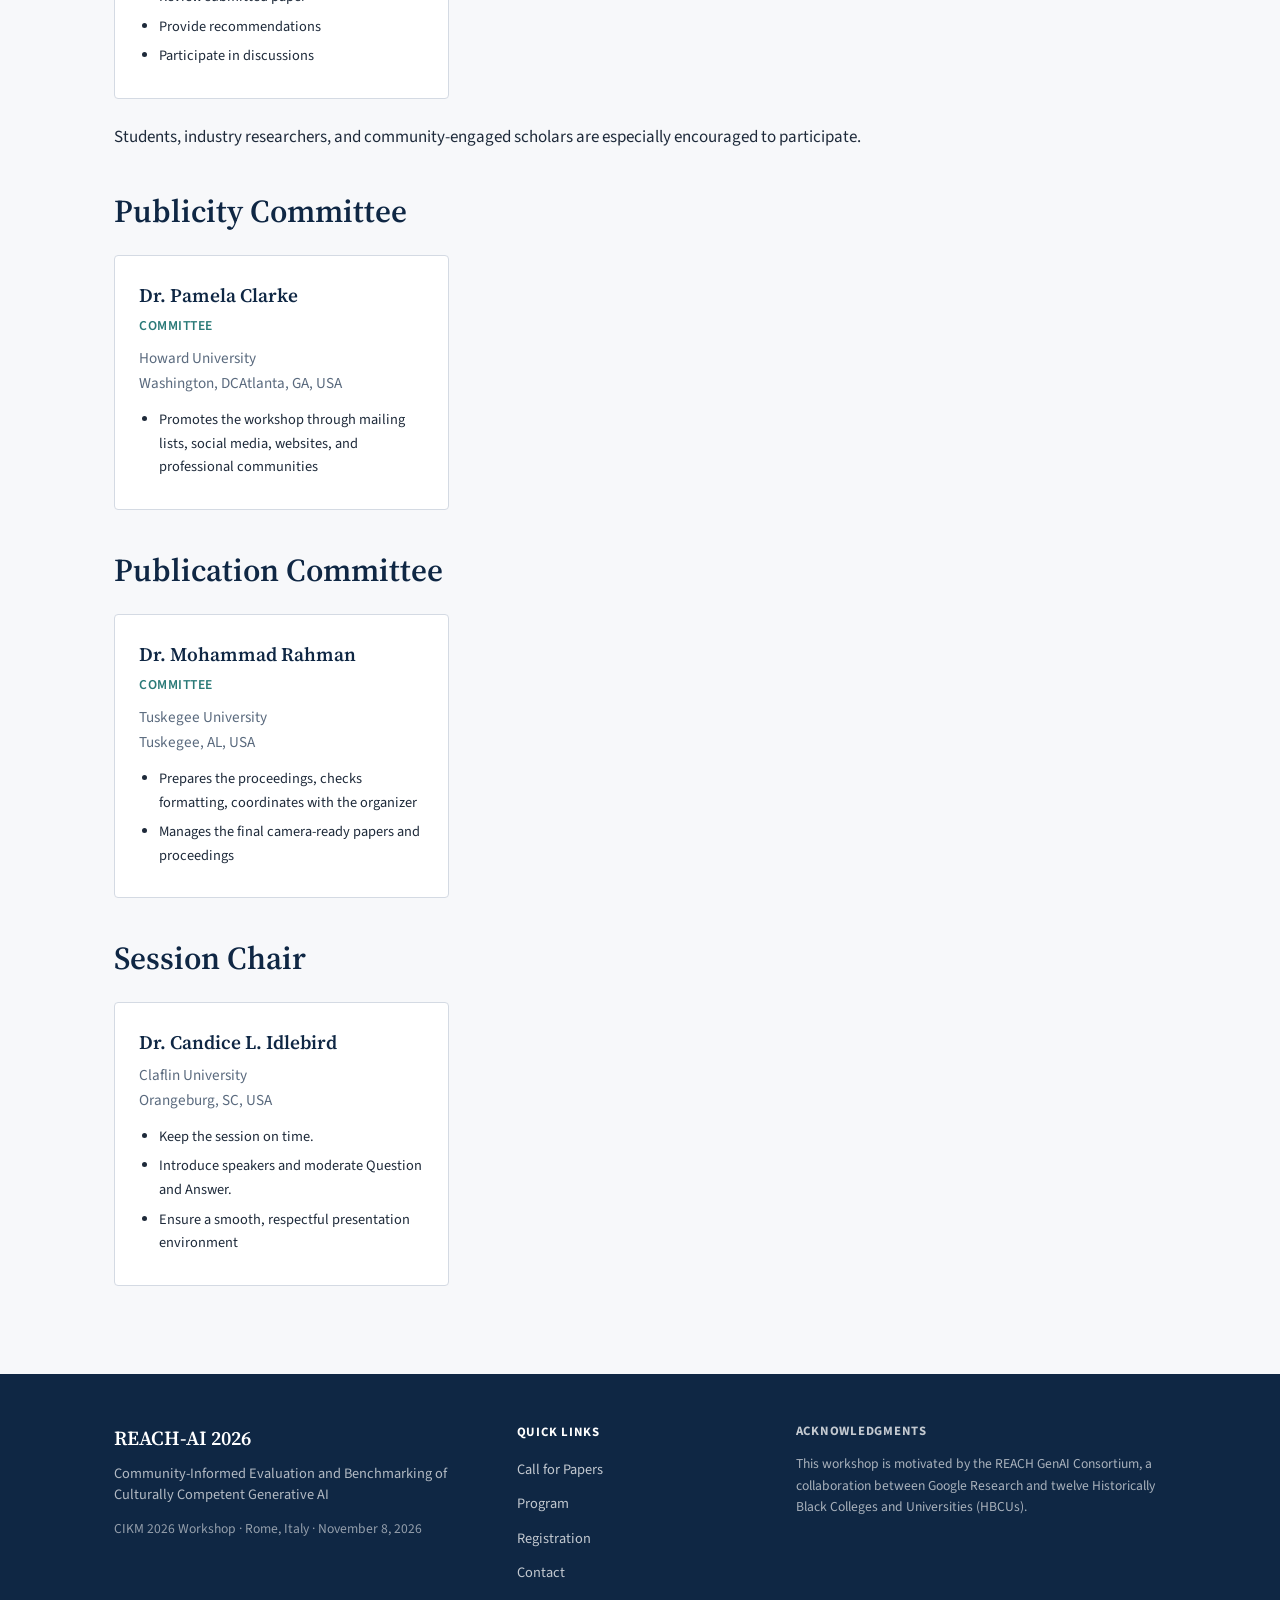
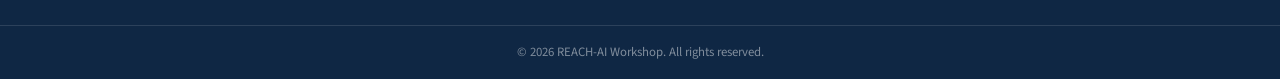
<file: organizing-committee.html>
<!DOCTYPE html>
<html lang="en">
<head>
  <meta charset="utf-8">
  <meta name="viewport" content="width=device-width, initial-scale=1.0">
  <meta name="description" content="Organizing Committee for REACH-AI 2026 Workshop at CIKM 2026.">
  <title>REACH-AI 2026 | Organizing Committee</title>
  <link rel="preconnect" href="https://fonts.googleapis.com">
  <link rel="preconnect" href="https://fonts.gstatic.com" crossorigin>
  <link href="https://fonts.googleapis.com/css2?family=Source+Sans+3:wght@400;500;600;700&family=Source+Serif+4:ital,wght@0,400;0,600;0,700;1,400&display=swap" rel="stylesheet">
  <link rel="stylesheet" href="css/styles.css">
</head>
<body data-page="organizing-committee">
  <div id="site-header"></div>

  <section class="page-hero">
    <h1>Organizing Committee</h1>
    <p class="page-meta">REACH-AI 2026 &middot; CIKM 2026 Workshop &middot; Rome, Italy &middot; November 8, 2026</p>
  </section>

  <main>
    <section class="content-section">
      <h2>Workshop Organizers</h2>
      <p>The workshop is jointly organized by faculty members participating in the REACH GenAI Consortium and collaborators from Google Research. All organizers confirm availability for on-site coordination and workshop execution at CIKM 2026.</p>

      <div class="organizer-grid">
        <article class="organizer-card">
          <p class="organizer-name">Dr. Xishuang Dong</p>
          <p class="organizer-role">Workshop Chair &amp; Primary Contact</p>
          <p class="organizer-affiliation">Prairie View A&amp;M University<br>Prairie View, TX, USA</p>
          <ul>
            <li>Overall workshop coordination</li>
            <li>Program development</li>
            <li>Program committee management</li>
            <li>Communication with CIKM organizers</li>
          </ul>
        </article>

        <article class="organizer-card">
          <p class="organizer-name">Dr. Lijun Qian</p>
          <p class="organizer-role">Academic Organizer</p>
          <p class="organizer-affiliation">Prairie View A&amp;M University<br>Prairie View, TX, USA</p>
          <ul>
            <li>Paper review coordination</li>
            <li>Session moderation</li>
            <li>Proceedings preparation</li>
          </ul>
        </article>

        <article class="organizer-card">
          <p class="organizer-name">Jamila Smith-Loud</p>
          <p class="organizer-role">Industry Organizer</p>
          <p class="organizer-affiliation">Google<br>Washington, DC, USA</p>
          <ul>
            <li>Invited keynote presentation</li>
            <li>Bridge academia and industry</li>
          </ul>
        </article>

        <article class="organizer-card">
          <p class="organizer-name">Andrew Smart</p>
          <p class="organizer-role">Industry Organizer</p>
          <p class="organizer-affiliation">Google<br>Washington, DC, USA</p>
          <ul>
            <li>Technical guidance</li>
            <li>Program development support</li>
            <li>Industry-academia collaboration</li>
          </ul>
        </article>

        
      </div>
    </section>

    <section class="content-section">
      <h2>Program Committee</h2>
      <div class="organizer-grid">
        <article class="organizer-card">
          <p class="organizer-name">Dr. Erick Kitenge</p>
          <p class="organizer-role">Committee Chair &amp; Primary Contact</p>
          <p class="organizer-affiliation">Prairie View A&amp;M University<br>Prairie View, TX, USA</p>
          <ul>
            <li>Oversee and review submitted paper</li>
            <li>Provide recommendations</li>
            <li>Participate in discussions</li>
          </ul>
        </article>
        <article class="organizer-card">
          <p class="organizer-name">Dr. Camille Gibson</p>
          <p class="organizer-role">Committee </p>
          <p class="organizer-affiliation">Prairie View A&amp;M University<br>Prairie View, TX, USA</p>
          <ul>
            <li>Review submitted paper</li>
            <li>Provide recommendations</li>
            <li>Participate in discussions</li>
          </ul>
        </article> 
        <article class="organizer-card">
          <p class="organizer-name">Dr. Chutima Boonthum-Denecke</p>
          <p class="organizer-role">Committee </p>
          <p class="organizer-affiliation">Hampton University <br>Hampton, VA, USA</p>
          <ul>
            <li>Review submitted paper</li>
            <li>Provide recommendations</li>
            <li>Participate in discussions</li>
          </ul>
        </article> 
          <article class="organizer-card">
          <p class="organizer-name">Dr. Mark Lee</p>
          <p class="organizer-role">Committee </p>
          <p class="organizer-affiliation">Spelman College <br>Atlanta, GA, USA</p>
          <ul>
            <li>Review submitted paper</li>
            <li>Provide recommendations</li>
            <li>Participate in discussions</li>
          </ul>
        </article> 
      </div>
      <p>Students, industry researchers, and community-engaged scholars are especially encouraged to participate.</p>
    </section>
      
   <section class="content-section">
      <h2>Publicity Committee</h2>
      <div class="organizer-grid">
      <article class="organizer-card">
          <p class="organizer-name">Dr. Pamela Clarke</p>
          <p class="organizer-role">Committee </p>
          <p class="organizer-affiliation">Howard University <br>Washington, DCAtlanta, GA, USA</p>
          <ul>
            <li>Promotes the workshop through mailing lists, social media, websites, and professional communities</li>
          </ul>
        </article> 
      </div>
    </section>
      
    <section class="content-section">
      <h2>Publication Committee</h2>
      <div class="organizer-grid">
      <article class="organizer-card">
          <p class="organizer-name">Dr. Mohammad Rahman</p>
          <p class="organizer-role">Committee </p>
          <p class="organizer-affiliation">Tuskegee University<br>Tuskegee, AL, USA</p>
          <ul>
            <li>Prepares the proceedings, checks formatting, coordinates with the organizer</li>
            <li>Manages the final camera-ready papers and proceedings</li>
          </ul>
        </article>
      </div>
    </section>
      <section class="content-section">
      <h2>Session Chair</h2>
      <div class="organizer-grid">
      <article class="organizer-card">
          <p class="organizer-name">Dr. Candice L. Idlebird </p>
          <p class="organizer-affiliation">Claflin University<br>Orangeburg, SC, USA</p>
          <ul>
            <li>Keep the session on time.</li>
            <li>Introduce speakers and moderate Question and Answer.</li>
            <li>Ensure a smooth, respectful presentation environment</li>
          </ul>
        </article>
      </div>
    </section>
  </main>

  <div id="site-footer"></div>
  <script src="js/main.js"></script>
</body>
</html>
</file>
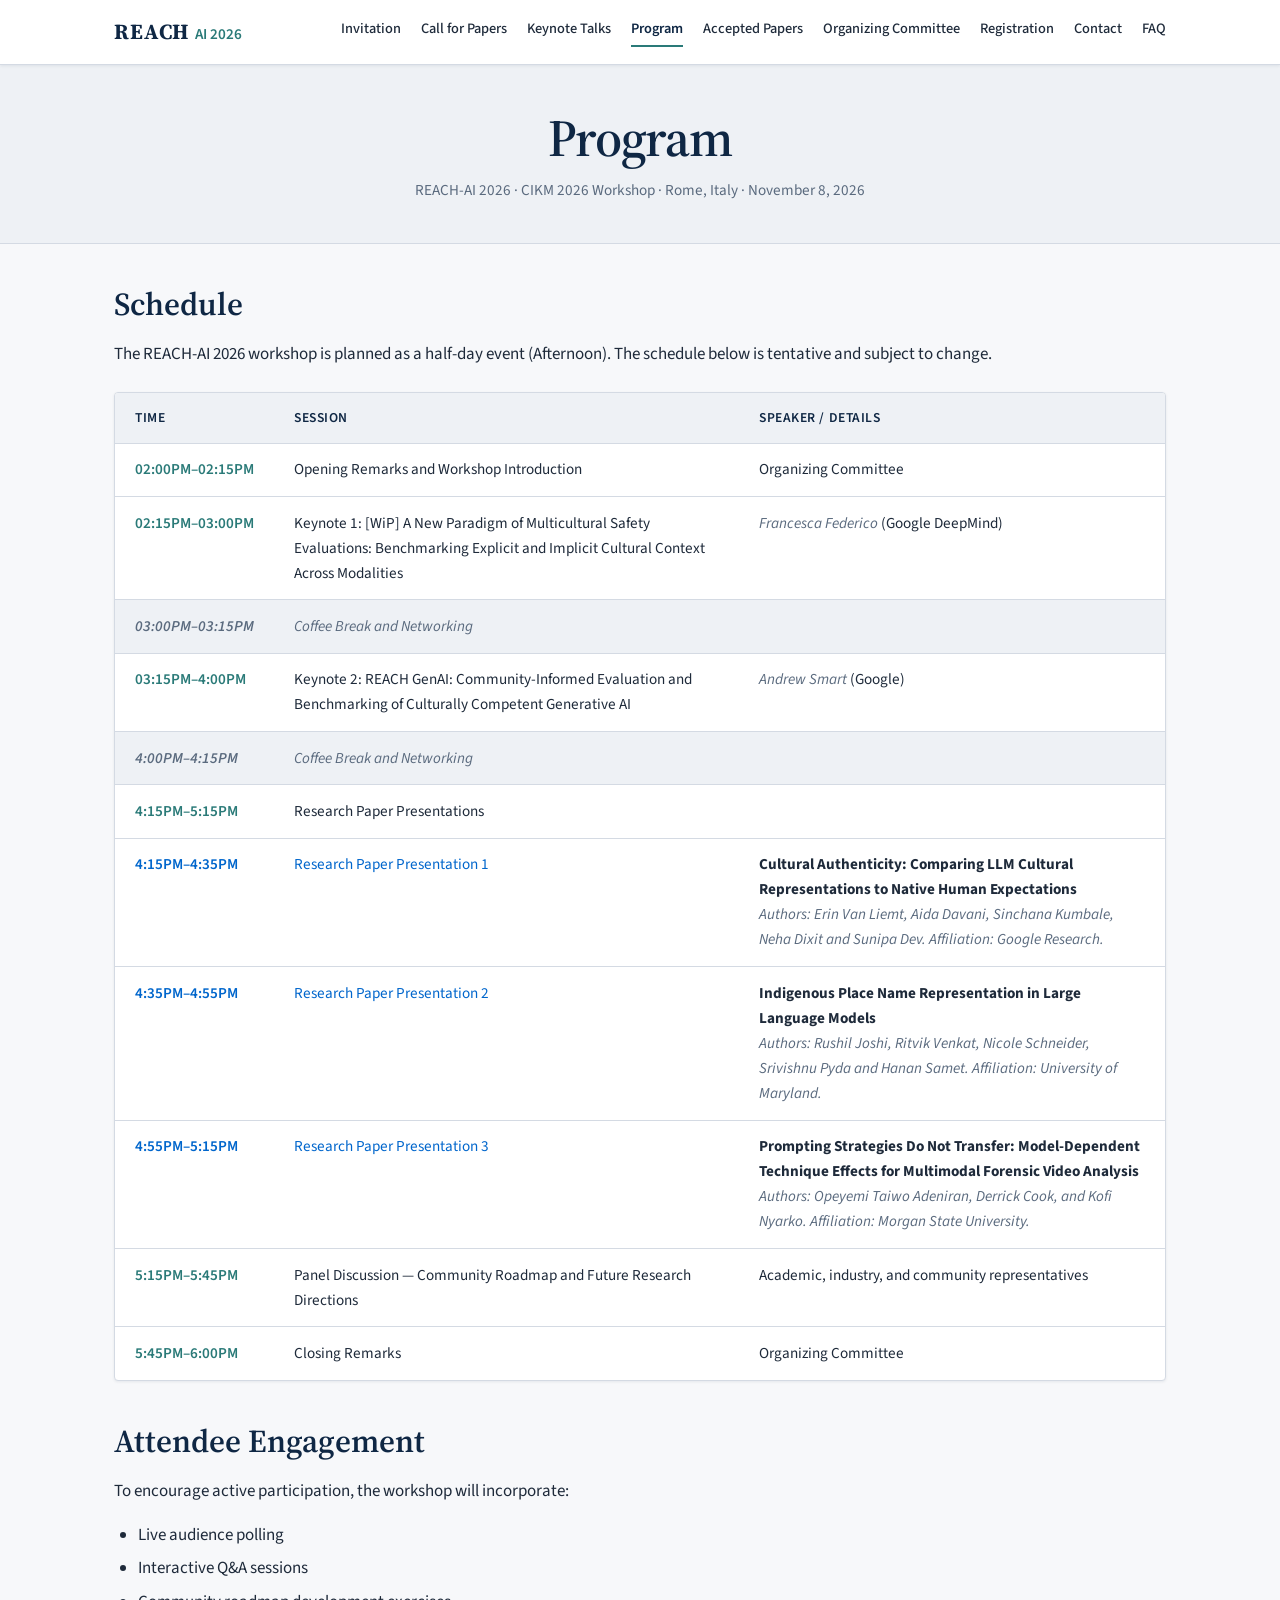
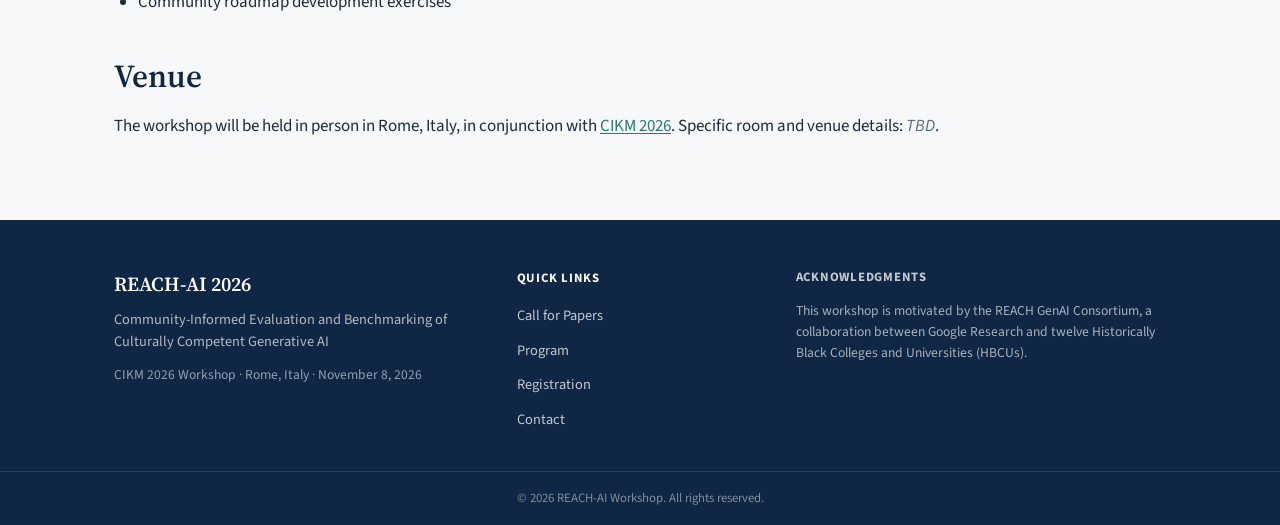
<file: program.html>
<!DOCTYPE html>
<html lang="en">
<head>
  <meta charset="utf-8">
  <meta name="viewport" content="width=device-width, initial-scale=1.0">
  <meta name="description" content="Program schedule for REACH-AI 2026 Workshop at CIKM 2026, Rome, Italy.">
  <title>REACH-AI 2026 | Program</title>
  <link rel="preconnect" href="https://fonts.googleapis.com">
  <link rel="preconnect" href="https://fonts.gstatic.com" crossorigin>
  <link href="https://fonts.googleapis.com/css2?family=Source+Sans+3:wght@400;500;600;700&family=Source+Serif+4:ital,wght@0,400;0,600;0,700;1,400&display=swap" rel="stylesheet">
  <link rel="stylesheet" href="css/styles.css">
</head>
<body data-page="program">
  <div id="site-header"></div>

  <section class="page-hero">
    <h1>Program</h1>
    <p class="page-meta">REACH-AI 2026 &middot; CIKM 2026 Workshop &middot; Rome, Italy &middot; November 8, 2026</p>
  </section>

  <main>
    <section class="content-section">
      <h2>Schedule</h2>
      <p>The REACH-AI 2026 workshop is planned as a half-day event (Afternoon). The schedule below is tentative and subject to change.</p>

      <div class="schedule-table-wrapper">
        <table class="schedule-table">
          <thead>
            <tr>
              <th>Time</th>
              <th>Session</th>
              <th>Speaker / Details</th>
            </tr>
          </thead>
          <tbody>
            <tr>
              <td class="time-col">02:00PM–02:15PM</td>
              <td>Opening Remarks and Workshop Introduction</td>
              <td>Organizing Committee</td>
            </tr>
            <tr>
              <td class="time-col">02:15PM–03:00PM</td>
              <td>Keynote 1: [WiP] A New Paradigm of Multicultural Safety Evaluations: Benchmarking Explicit and Implicit Cultural Context Across Modalities</td>
              <td><span class="tbd">Francesca Federico </span> (Google DeepMind)</td>
            </tr>
            <tr class="session-break">
              <td class="time-col">03:00PM–03:15PM</td>
              <td colspan="2">Coffee Break and Networking</td>
            </tr>
            <tr>
              <td class="time-col">03:15PM–4:00PM</td>
              <td>Keynote 2: REACH GenAI: Community-Informed Evaluation and
Benchmarking of Culturally Competent Generative AI</td>
              <td><span class="tbd">Andrew Smart</span> (Google)</td>
            </tr>
            <tr class="session-break">
              <td class="time-col">4:00PM–4:15PM</td>
              <td colspan="2">Coffee Break and Networking</td>
            </tr>
            <tr>
              <td class="time-col">4:15PM–5:15PM</td>
              <td>Research Paper Presentations</td>
              <td><span class="tbd"></span></td>
            </tr>
            <tr>
              <td class="time-col" style="color: #0066cc;">4:15PM–4:35PM</td>
              <td style="color: #0066cc;">Research Paper Presentation 1</td>
              <td>
                <strong>Cultural Authenticity: Comparing LLM Cultural Representations to Native Human Expectations</strong><br>
                <span class="tbd">Authors: Erin Van Liemt, Aida Davani, Sinchana Kumbale, Neha Dixit and Sunipa Dev. Affiliation: Google Research.</span>
              </td>
            </tr>
        
            <tr>
              <td class="time-col" style="color: #0066cc;">4:35PM–4:55PM</td>
              <td style="color: #0066cc;">Research Paper Presentation 2</td>
              <td>
                <strong>Indigenous Place Name Representation in Large Language Models</strong><br>
                <span class="tbd">Authors: Rushil Joshi, Ritvik Venkat, Nicole Schneider, Srivishnu Pyda and Hanan Samet. Affiliation: University of Maryland.</span>
              </td>
            </tr>
            <tr>
              <td class="time-col" style="color: #0066cc;">4:55PM–5:15PM</td>
              <td style="color: #0066cc;">Research Paper Presentation 3</td>
              <td>
                <strong>Prompting Strategies Do Not Transfer: Model-Dependent Technique Effects for Multimodal Forensic Video Analysis</strong><br>
                <span class="tbd">Authors: Opeyemi Taiwo Adeniran, Derrick Cook, and Kofi Nyarko. Affiliation: Morgan State University.</span>
              </td>
            </tr>
            <tr>
              <td class="time-col">5:15PM–5:45PM</td>
              <td>Panel Discussion — Community Roadmap and Future Research Directions</td>
              <td>Academic, industry, and community representatives</td>
            </tr>
            <tr>
              <td class="time-col">5:45PM–6:00PM</td>
              <td>Closing Remarks</td>
              <td>Organizing Committee</td>
            </tr>
          </tbody>
        </table>
      </div>
    </section>

    <section class="content-section">
      <h2>Attendee Engagement</h2>
      <p>To encourage active participation, the workshop will incorporate:</p>
      <ul>
        <li>Live audience polling</li>
        <li>Interactive Q&amp;A sessions</li>
        <li>Community roadmap development exercises</li>
      </ul>
    </section>

    <section class="content-section">
      <h2>Venue</h2>
      <p>
        The workshop will be held in person in Rome, Italy, in conjunction with <a href="https://cikm2026.org/" target="_blank" rel="noopener noreferrer">CIKM 2026</a>. Specific room and venue details: <span class="tbd">TBD</span>.
      </p>
    </section>
  </main>

  <div id="site-footer"></div>
  <script src="js/main.js"></script>
</body>
</html>
</file>
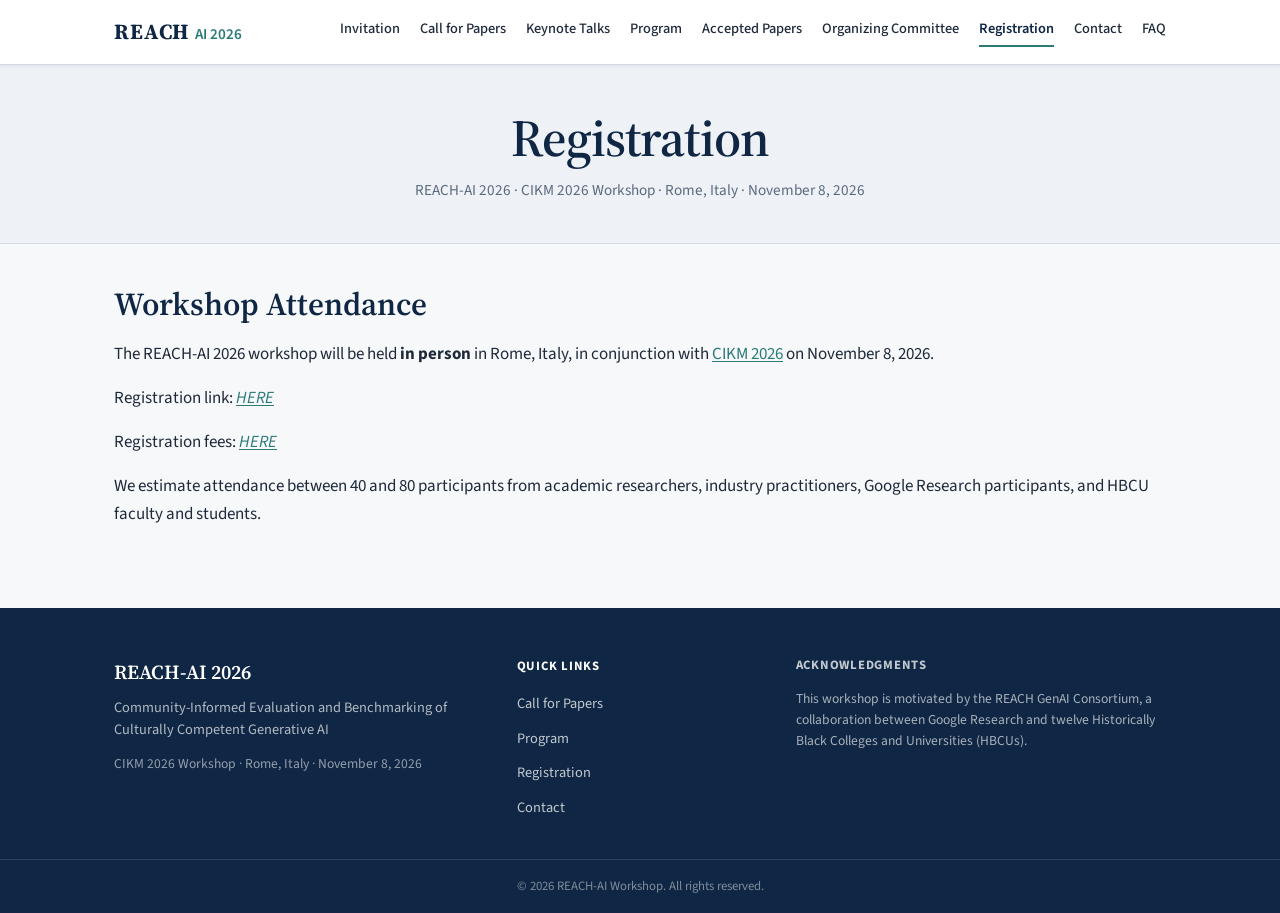
<file: registration.html>
<!DOCTYPE html>
<html lang="en">
<head>
  <meta charset="utf-8">
  <meta name="viewport" content="width=device-width, initial-scale=1.0">
  <meta name="description" content="Registration information for REACH-AI 2026 Workshop at CIKM 2026.">
  <title>REACH-AI 2026 | Registration</title>
  <link rel="preconnect" href="https://fonts.googleapis.com">
  <link rel="preconnect" href="https://fonts.gstatic.com" crossorigin>
  <link href="https://fonts.googleapis.com/css2?family=Source+Sans+3:wght@400;500;600;700&family=Source+Serif+4:ital,wght@0,400;0,600;0,700;1,400&display=swap" rel="stylesheet">
  <link rel="stylesheet" href="css/styles.css">
</head>
<body data-page="registration">
  <div id="site-header"></div>

  <section class="page-hero">
    <h1>Registration</h1>
    <p class="page-meta">REACH-AI 2026 &middot; CIKM 2026 Workshop &middot; Rome, Italy &middot; November 8, 2026</p>
  </section>

  <main>
    <section class="content-section">
      

      <h2>Workshop Attendance</h2>
      <p>
        The REACH-AI 2026 workshop will be held <strong>in person</strong> in Rome, Italy, in conjunction with <a href="https://cikm2026.diag.uniroma1.it" target="_blank" rel="noopener noreferrer">CIKM 2026</a> on November 8, 2026.
      </p>
      <p>
        Registration link: <span class="tbd"><a href="https://cikm2026.diag.uniroma1.it/registration/">HERE</a></span>
      </p>
      <p>
        Registration fees: <span class="tbd"><a href="https://cikm2026.diag.uniroma1.it/fees/">HERE</a></span>
      </p>
      <p>
        We estimate attendance between 40 and 80 participants from academic researchers, industry practitioners, Google Research participants, and HBCU faculty and students.
      </p>
    </section>
  </main>

  <div id="site-footer"></div>
  <script src="js/main.js"></script>
</body>
</html>
</file>
<file: css/styles.css>
/* REACH-AI 2026 Workshop Site */

:root {
  --color-navy: #0f2744;
  --color-navy-light: #1a3a5c;
  --color-teal: #2a7a78;
  --color-teal-light: #3d9a97;
  --color-bg: #f7f8fa;
  --color-bg-alt: #eef1f5;
  --color-text: #1e2a3a;
  --color-text-muted: #5a6a7e;
  --color-border: #d4dae3;
  --color-white: #ffffff;
  --font-serif: 'Source Serif 4', Georgia, 'Times New Roman', serif;
  --font-sans: 'Source Sans 3', system-ui, -apple-system, sans-serif;
  --max-width: 1100px;
  --header-height: 4rem;
  --radius: 4px;
  --shadow-sm: 0 1px 3px rgba(15, 39, 68, 0.08);
  --shadow-md: 0 4px 12px rgba(15, 39, 68, 0.1);
  --transition: 0.2s ease;
}

*,
*::before,
*::after {
  box-sizing: border-box;
}

html {
  scroll-behavior: smooth;
}

body {
  margin: 0;
  min-height: 100vh;
  display: flex;
  flex-direction: column;
  font-family: var(--font-sans);
  font-size: 1.0625rem;
  line-height: 1.65;
  color: var(--color-text);
  background: var(--color-bg);
  opacity: 0;
  transition: opacity 0.4s ease;
}

#site-header,
.hero,
.page-hero {
  flex-shrink: 0;
}

main {
  flex: 1;
  max-width: var(--max-width);
  width: 100%;
  margin: 0 auto;
  padding: 2.5rem 1.5rem 4rem;
}

body.is-loaded {
  opacity: 1;
}

body.nav-open {
  overflow: hidden;
}

img {
  max-width: 100%;
  height: auto;
}

a {
  color: var(--color-teal);
  text-decoration-thickness: 1px;
  text-underline-offset: 2px;
  transition: color var(--transition);
}

a:hover {
  color: var(--color-teal-light);
}

h1, h2, h3, h4 {
  font-family: var(--font-serif);
  color: var(--color-navy);
  line-height: 1.25;
  margin-top: 0;
}

h1 {
  font-size: clamp(2.25rem, 5vw, 3.25rem);
  font-weight: 600;
  letter-spacing: -0.02em;
}

h2 {
  font-size: clamp(1.5rem, 3vw, 2rem);
  font-weight: 600;
  margin-bottom: 1rem;
}

h3 {
  font-size: 1.25rem;
  font-weight: 600;
  margin-bottom: 0.75rem;
}

p {
  margin-top: 0;
  margin-bottom: 1rem;
}

ul, ol {
  margin-top: 0;
  margin-bottom: 1rem;
  padding-left: 1.5rem;
}

li {
  margin-bottom: 0.35rem;
}

.tbd {
  color: var(--color-text-muted);
  font-style: italic;
}

/* Header */
.site-header {
  position: sticky;
  top: 0;
  z-index: 100;
  background: var(--color-white);
  border-bottom: 1px solid var(--color-border);
  box-shadow: var(--shadow-sm);
}

.header-inner {
  max-width: var(--max-width);
  margin: 0 auto;
  padding: 0 1.5rem;
  display: flex;
  align-items: center;
  justify-content: space-between;
  min-height: var(--header-height);
  gap: 1rem;
}

.site-logo {
  display: flex;
  align-items: baseline;
  gap: 0.35rem;
  text-decoration: none;
  flex-shrink: 0;
}

.logo-mark {
  font-family: var(--font-serif);
  font-size: 1.35rem;
  font-weight: 700;
  color: var(--color-navy);
  letter-spacing: 0.04em;
}

.logo-year {
  font-family: var(--font-sans);
  font-size: 0.95rem;
  font-weight: 600;
  color: var(--color-teal);
}

.nav-toggle {
  display: none;
  flex-direction: column;
  justify-content: center;
  gap: 5px;
  width: 2.5rem;
  height: 2.5rem;
  padding: 0;
  border: none;
  background: transparent;
  cursor: pointer;
}

.extended {
    color: red;
    font-weight: bold;
    margin-left: 8px;
}

.nav-toggle-bar {
  display: block;
  width: 1.5rem;
  height: 2px;
  background: var(--color-navy);
  transition: transform var(--transition), opacity var(--transition);
}

.site-nav .nav-list {
  display: flex;
  flex-wrap: wrap;
  gap: 0.25rem 1.25rem;
  list-style: none;
  margin: 0;
  padding: 0;
}

.site-nav a {
  display: inline-block;
  padding: 0.35rem 0;
  font-size: 0.9rem;
  font-weight: 500;
  color: var(--color-text);
  text-decoration: none;
  position: relative;
}

.site-nav a::after {
  content: '';
  position: absolute;
  left: 0;
  bottom: 0;
  width: 0;
  height: 2px;
  background: var(--color-teal);
  transition: width var(--transition);
}

.site-nav a:hover::after,
.site-nav a.is-active::after {
  width: 100%;
}

.site-nav a.is-active {
  color: var(--color-navy);
  font-weight: 600;
}

/* Hero */
.hero {
  background: linear-gradient(165deg, var(--color-navy) 0%, var(--color-navy-light) 55%, #1e4d6b 100%);
  color: var(--color-white);
  padding: 4rem 1.5rem 4.5rem;
  text-align: center;
}

.hero-inner {
  max-width: var(--max-width);
  margin: 0 auto;
}

.hero-brand {
  font-family: var(--font-serif);
  font-size: clamp(2.75rem, 7vw, 4.5rem);
  font-weight: 700;
  letter-spacing: -0.03em;
  margin: 0 0 0.75rem;
  color: var(--color-white);
}

.hero-subtitle {
  font-family: var(--font-serif);
  font-size: clamp(1.1rem, 2.5vw, 1.45rem);
  font-weight: 400;
  font-style: italic;
  opacity: 0.92;
  max-width: 42rem;
  margin: 0 auto 1.25rem;
  line-height: 1.45;
}

.hero-meta {
  font-size: 1rem;
  font-weight: 500;
  letter-spacing: 0.06em;
  text-transform: uppercase;
  opacity: 0.85;
  margin: 0;
}

.hero-meta span {
  display: inline-block;
  margin: 0 0.5rem;
  opacity: 0.5;
}

/* Page layout */
.page-hero {
  background: var(--color-bg-alt);
  border-bottom: 1px solid var(--color-border);
  padding: 2.5rem 1.5rem;
  text-align: center;
}

.page-hero h1 {
  margin-bottom: 0.5rem;
}

.page-hero .page-meta {
  color: var(--color-text-muted);
  font-size: 0.95rem;
  margin: 0;
}

.content-section {
  margin-bottom: 2.5rem;
}

.content-section:last-child {
  margin-bottom: 0;
}

/* CTA buttons */
.cta-group {
  display: flex;
  flex-wrap: wrap;
  gap: 1rem;
  margin-top: 2rem;
}

.btn {
  display: inline-block;
  padding: 0.75rem 1.5rem;
  font-family: var(--font-sans);
  font-size: 0.95rem;
  font-weight: 600;
  text-decoration: none;
  border-radius: var(--radius);
  transition: background var(--transition), color var(--transition), border-color var(--transition);
  cursor: pointer;
  border: 2px solid transparent;
}

.btn-primary {
  background: var(--color-teal);
  color: var(--color-white);
  border-color: var(--color-teal);
}

.btn-primary:hover {
  background: var(--color-teal-light);
  border-color: var(--color-teal-light);
  color: var(--color-white);
}

.btn-secondary {
  background: transparent;
  color: var(--color-navy);
  border-color: var(--color-navy);
}

.btn-secondary:hover {
  background: var(--color-navy);
  color: var(--color-white);
}

/* Topic groups */
.topic-group {
  margin-bottom: 1.75rem;
}

.topic-group h3 {
  color: var(--color-teal);
  font-family: var(--font-sans);
  font-size: 1.05rem;
  font-weight: 700;
  text-transform: uppercase;
  letter-spacing: 0.04em;
  margin-bottom: 0.5rem;
}

/* Dates table */
.dates-list {
  list-style: none;
  padding: 0;
  margin: 0;
}

.dates-list li {
  display: flex;
  flex-wrap: wrap;
  justify-content: space-between;
  gap: 0.5rem 1rem;
  padding: 0.85rem 0;
  border-bottom: 1px solid var(--color-border);
}

.dates-list li:last-child {
  border-bottom: none;
}

.dates-list .date-label {
  font-weight: 600;
  color: var(--color-navy);
}

.dates-list .date-value {
  color: var(--color-text-muted);
}

/* Schedule table */
.schedule-table-wrapper {
  overflow-x: auto;
  margin: 1.5rem 0;
  border: 1px solid var(--color-border);
  border-radius: var(--radius);
  background: var(--color-white);
  box-shadow: var(--shadow-sm);
}

.schedule-table {
  width: 100%;
  border-collapse: collapse;
  font-size: 0.95rem;
}

.schedule-table th,
.schedule-table td {
  padding: 0.85rem 1.25rem;
  text-align: left;
  border-bottom: 1px solid var(--color-border);
  vertical-align: top;
}

.schedule-table th {
  background: var(--color-bg-alt);
  font-weight: 600;
  color: var(--color-navy);
  font-family: var(--font-sans);
  font-size: 0.85rem;
  text-transform: uppercase;
  letter-spacing: 0.04em;
}

.schedule-table tr:last-child td {
  border-bottom: none;
}

.schedule-table .time-col {
  white-space: nowrap;
  font-weight: 600;
  color: var(--color-teal);
  width: 8rem;
}

.schedule-table .session-break td {
  background: var(--color-bg-alt);
  font-style: italic;
  color: var(--color-text-muted);
}

/* Keynote cards */
.keynote-list {
  display: grid;
  gap: 2rem;
}

.keynote-card {
  padding: 1.75rem;
  background: var(--color-white);
  border: 1px solid var(--color-border);
  border-radius: var(--radius);
  box-shadow: var(--shadow-sm);
}

.keynote-card .keynote-number {
  font-size: 0.8rem;
  font-weight: 700;
  text-transform: uppercase;
  letter-spacing: 0.08em;
  color: var(--color-teal);
  margin-bottom: 0.5rem;
}

.keynote-card .keynote-title {
  font-family: var(--font-serif);
  font-size: 1.35rem;
  margin-bottom: 1rem;
}

.keynote-card .keynote-speaker {
  font-weight: 600;
  color: var(--color-navy);
}

.keynote-card .keynote-affiliation {
  color: var(--color-text-muted);
  font-size: 0.95rem;
}

.keynote-card .keynote-bio {
  margin-top: 1rem;
  font-size: 0.95rem;
}

/* Organizer cards */
.organizer-grid {
  display: grid;
  grid-template-columns: repeat(auto-fill, minmax(260px, 1fr));
  gap: 1.5rem;
  margin: 1.5rem 0;
}

.organizer-card {
  padding: 1.5rem;
  background: var(--color-white);
  border: 1px solid var(--color-border);
  border-radius: var(--radius);
}

.organizer-card .organizer-name {
  font-family: var(--font-serif);
  font-size: 1.2rem;
  font-weight: 600;
  color: var(--color-navy);
  margin: 0 0 0.25rem;
}

.organizer-card .organizer-role {
  font-size: 0.85rem;
  font-weight: 600;
  color: var(--color-teal);
  text-transform: uppercase;
  letter-spacing: 0.04em;
  margin-bottom: 0.5rem;
}

.organizer-card .organizer-affiliation {
  color: var(--color-text-muted);
  font-size: 0.95rem;
  margin-bottom: 0.75rem;
}

.organizer-card ul {
  font-size: 0.9rem;
  margin-bottom: 0;
  padding-left: 1.25rem;
}

/* FAQ */
.faq-list {
  list-style: none;
  padding: 0;
  margin: 0;
}

.faq-item {
  padding: 1.5rem 0;
  border-bottom: 1px solid var(--color-border);
}

.faq-item:first-child {
  padding-top: 0;
}

.faq-item:last-child {
  border-bottom: none;
}

.faq-question {
  font-family: var(--font-serif);
  font-size: 1.15rem;
  font-weight: 600;
  color: var(--color-navy);
  margin: 0 0 0.75rem;
}

.faq-answer {
  margin: 0;
}

/* Contact */
.contact-card {
  padding: 1.75rem;
  background: var(--color-white);
  border: 1px solid var(--color-border);
  border-radius: var(--radius);
  max-width: 32rem;
}

.contact-card .contact-name {
  font-weight: 600;
  color: var(--color-navy);
  font-size: 1.1rem;
}

.contact-card .contact-role {
  color: var(--color-text-muted);
  font-size: 0.95rem;
  margin-bottom: 0.75rem;
}

/* Notice box */
.notice-box {
  padding: 1.25rem 1.5rem;
  background: var(--color-bg-alt);
  border-left: 4px solid var(--color-teal);
  border-radius: 0 var(--radius) var(--radius) 0;
  margin: 1.5rem 0;
}

.notice-box p:last-child {
  margin-bottom: 0;
}

/* Footer */
#site-footer {
  flex-shrink: 0;
}

.site-footer {
  background: var(--color-navy);
  color: rgba(255, 255, 255, 0.85);
}

.footer-inner {
  max-width: var(--max-width);
  margin: 0 auto;
  padding: 3rem 1.5rem 2rem;
  display: grid;
  grid-template-columns: 1.5fr 1fr 1.5fr;
  gap: 2rem;
}

.footer-title {
  font-family: var(--font-serif);
  font-size: 1.25rem;
  font-weight: 600;
  color: var(--color-white);
  margin: 0 0 0.5rem;
}

.footer-subtitle {
  font-size: 0.9rem;
  opacity: 0.8;
  margin: 0 0 0.75rem;
  line-height: 1.5;
}

.footer-meta {
  font-size: 0.85rem;
  opacity: 0.65;
  margin: 0;
}

.footer-heading {
  font-size: 0.8rem;
  font-weight: 700;
  text-transform: uppercase;
  letter-spacing: 0.06em;
  color: var(--color-white);
  margin: 0 0 0.75rem;
}

.footer-links ul {
  list-style: none;
  padding: 0;
  margin: 0;
}

.footer-links a {
  color: rgba(255, 255, 255, 0.75);
  text-decoration: none;
  font-size: 0.9rem;
}

.footer-links a:hover {
  color: var(--color-white);
}

.footer-links li {
  margin-bottom: 0.4rem;
}

.footer-ack {
  font-size: 0.85rem;
  opacity: 0.75;
  line-height: 1.55;
}

.footer-ack p:last-child {
  margin-bottom: 0;
}

.footer-bottom {
  border-top: 1px solid rgba(255, 255, 255, 0.12);
  padding: 1rem 1.5rem;
  text-align: center;
}

.footer-bottom p {
  margin: 0;
  font-size: 0.8rem;
  opacity: 0.55;
}

.partial-error {
  padding: 1rem 1.5rem;
  background: #fff3cd;
  color: #664d03;
  font-size: 0.9rem;
  margin: 0;
}

/* Responsive */
@media (max-width: 900px) {
  .footer-inner {
    grid-template-columns: 1fr;
    gap: 1.5rem;
  }
}

@media (max-width: 768px) {
  .nav-toggle {
    display: flex;
  }

  .site-nav {
    position: fixed;
    top: var(--header-height);
    left: 0;
    right: 0;
    background: var(--color-white);
    border-bottom: 1px solid var(--color-border);
    box-shadow: var(--shadow-md);
    max-height: 0;
    overflow: hidden;
    transition: max-height 0.3s ease;
  }

  .site-nav.is-open {
    max-height: calc(100vh - var(--header-height));
    overflow-y: auto;
  }

  .site-nav .nav-list {
    flex-direction: column;
    padding: 1rem 1.5rem 1.5rem;
    gap: 0;
  }

  .site-nav a {
    display: block;
    padding: 0.75rem 0;
    border-bottom: 1px solid var(--color-border);
  }

  .site-nav li:last-child a {
    border-bottom: none;
  }

  .hero {
    padding: 3rem 1.25rem 3.5rem;
  }

  .dates-list li {
    flex-direction: column;
    gap: 0.25rem;
  }

  .schedule-table th,
  .schedule-table td {
    padding: 0.65rem 0.85rem;
    font-size: 0.875rem;
  }
}
</file>
